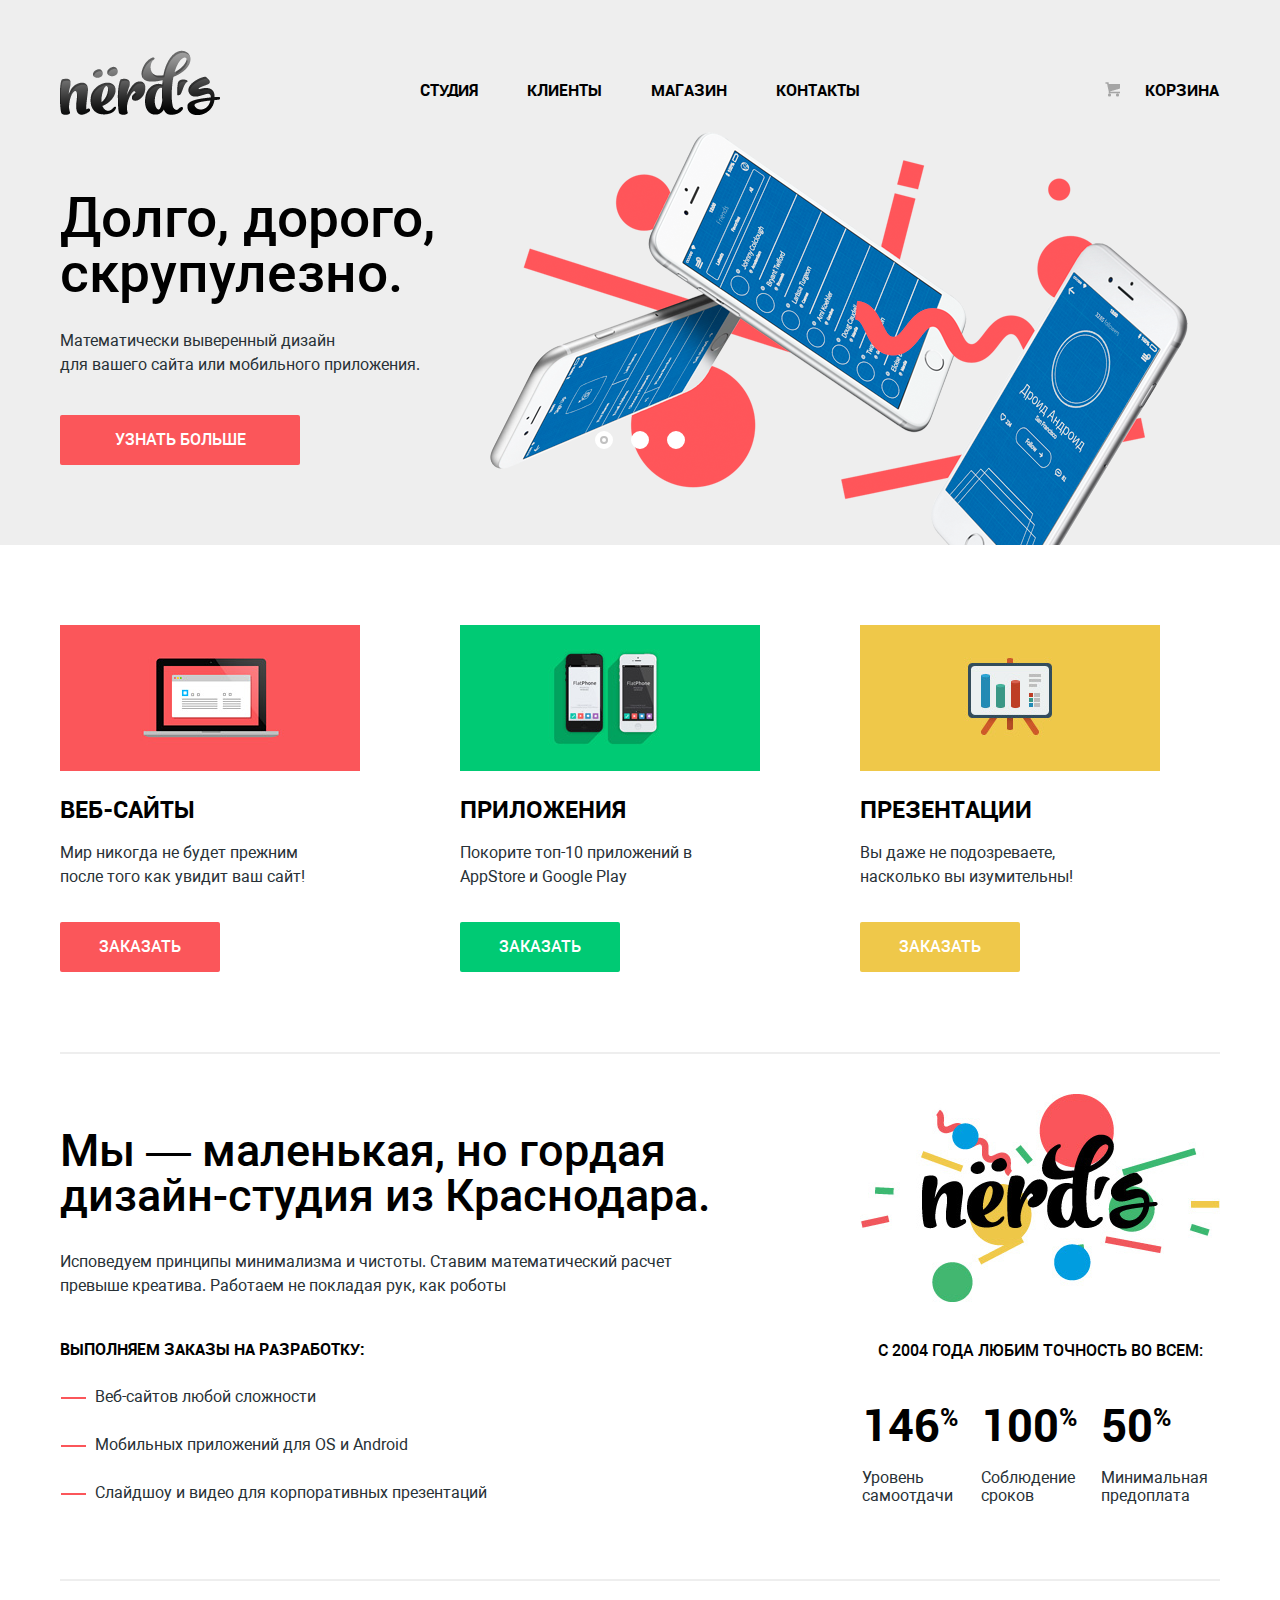
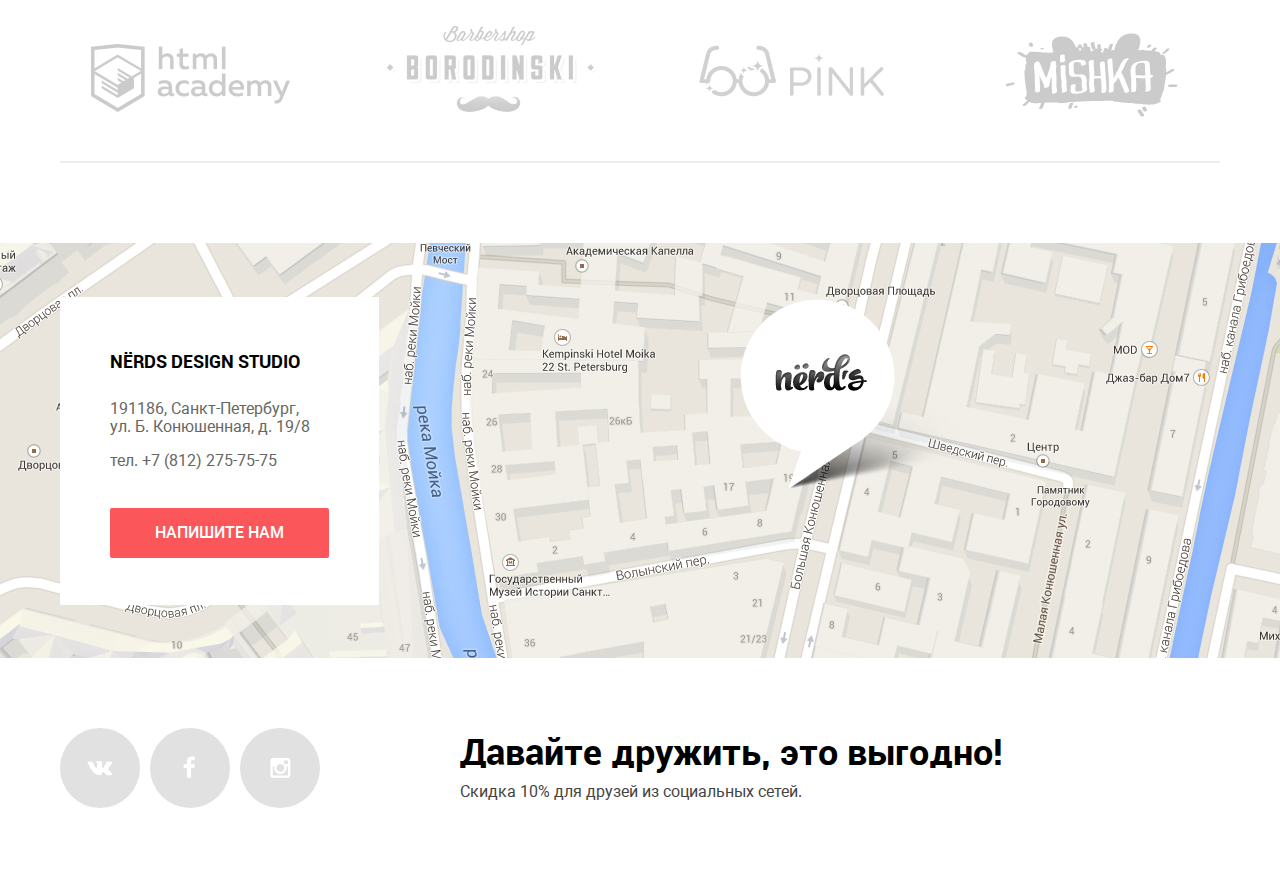
<file: index.html>
<!DOCTYPE html>
<html lang="ru">
  <head>
    <meta charset="utf-8">
    <title>Nerds</title>
    <link rel="stylesheet" href="css/normalize.min.css">
    <link href="https://fonts.googleapis.com/css?family=Roboto:400,500,700&amp;subset=cyrillic" rel="stylesheet">
    <link rel="stylesheet" href="css/style.min.css">
  </head>
  <body>
    <header class="main-header">
      <nav class="main-navigation container">
        <a><img class="index-logo" src="img/nerds-logo.png" width="160" height="65" alt="Логотип Нёрдс"></a>
        <ul class="menu">
          <li>
            <a href="#">Студия</a>
          </li>
          <li>
            <a href="#">Клиенты</a>
          </li>
          <li>
            <a href="catalog.html">Магазин</a>
          </li>
          <li>
            <a href="#">Контакты</a>
          </li>
        </ul>
        <div class="user-block">
          <a class="basket" href="#">Корзина</a>
        </div>
      </nav>
      <div class="slider">
        <input type="radio" id="btn-1" name="toggle" checked>
        <input type="radio" id="btn-2" name="toggle">
        <input type="radio" id="btn-3" name="toggle">
        <div class="slider-controls">
          <label for="btn-1"></label>
          <label for="btn-2"></label>
          <label for="btn-3"></label>
        </div>
        <div class="slides">
          <div class="slide">
            <div class="slide-text">
              <div class="slide-title">Долго, дорого, скрупулезно.</div>
              <p>Математически выверенный дизайн<br>для вашего сайта или мобильного приложения.</p>
              <a class="btn btn-red" href="#">Узнать больше</a>
            </div>
          </div>
          <div class="slide">
            <div class="slide-text">
              <div class="slide-title">Любим математику как никто другой</div>
              <p>Никакого креатива, только математические формулы для расчета идеальных пропорций.</p>
              <a class="btn btn-red" href="#">Узнать больше</a>
            </div>
          </div>
          <div class="slide">
            <div class="slide-text">
              <div class="slide-title">Только ночь, только хардкор</div>
              <p>Работать днем, как все? Мы против этого. Ближе к полуночи работа только начинается.</p>
              <a class="btn btn-red" href="#">Узнать больше</a>
            </div>
          </div>
        </div>
      </div>
    </header>
    <main class="container">
      <div class="advantages">
        <div class="advantage-item">
          <img src="img/advantage1.png" width="300" height="146" alt="Веб-сайты">
          <h2 class="advantage-title">Веб-сайты</h2>
          <p>Мир никогда не будет прежним после того как увидит ваш сайт!</p>
          <a href="#" class="btn btn-red">Заказать</a>
        </div>
        <div class="advantage-item">
          <img src="img/advantage2.png" width="300" height="146" alt="Приложения">
          <h2 class="advantage-title">Приложения</h2>
          <p>Покорите топ-10 приложений в AppStore и Google Play</p>
          <a href="#" class="btn btn-green">Заказать</a>
        </div>
        <div class="advantage-item">
         <img src="img/advantage3.png" width="300" height="146" alt="Презентации">
         <h2 class="advantage-title">Презентации</h2>
         <p>Вы даже не подозреваете, насколько вы изумительны!</p>
         <a href="#" class="btn btn-yellow">Заказать</a>
       </div>
      </div>
      <div class="index-content">
        <div class="index-content-left">
          <b>Мы — маленькая, но гордая дизайн-студия из Краснодара.</b>
          <p>Исповедуем принципы минимализма и чистоты. Ставим математический расчет превыше креатива. Работаем не покладая рук, как роботы</p>
          <div class="worklist">
            <h3 class="worklist-title">Выполняем заказы на разработку:</h3>
            <ul>
              <li>Веб-сайтов любой сложности</li>
              <li>Мобильных приложений для OS и Android</li>
              <li>Cлайдшоу и видео для корпоративных презентаций</li>
            </ul>
          </div>
        </div>
        <div class="index-content-right">
          <div class="color-logo">
           <img src="img/nerds-illustration.jpg" width="360" height="208" alt="Нёрдс - дизайн-студия">
          </div>
          <div class="table-accuracy">
            <p class="table-accuracy-title">С 2004 года любим точность во всем:</p>
            <table>
              <tr>
                <th>146<sup>%</sup></th>
                <th>100<sup>%</sup></th>
                <th>50<sup>%</sup></th>
              </tr>
              <tr>
                <td>Уровень самоотдачи</td>
                <td>Соблюдение сроков</td>
                <td>Минимальная предоплата</td>
              </tr>
            </table>
          </div>
        </div>
      </div>
      <div class="partners">
        <img src="img/logo1.png" width="199" height="68" alt="Логотип HTML-academy">
        <img src="img/logo2.png" width="209" height="90" alt="Логотип Barbershop Borodinski">
        <img src="img/logo3.png" width="185" height="52" alt="Логотип PINK">
        <img src="img/logo4.png" width="173" height="84" alt="Логотип MISHKA">
      </div>
    </main>
    <footer class="main-footer container">
      <div class="map" id="yandex-map"></div>
      <div class="contacts">
        <h2>Nёrds design studio</h2>
        <p>191186, Санкт-Петербург,<br>ул. Б. Конюшенная, д. 19/8</p>
        <p>тел. +7 (812) 275-75-75</p>
        <a href="writeus.html" class="btn btn-red btn-popup">Напишите нам</a>
      </div>
      <div class="footer-bottom">
        <div class="footer-social">
          <a class="social-btn social-btn-vk" href="#">Вконтакте</a>
          <a class="social-btn social-btn-fb" href="#">Фейсбук</a>
          <a class="social-btn social-btn-inst" href="#">Инстаграм</a>
        </div>
        <div class="slogan">
          <b>Давайте дружить, это выгодно!</b>
          <p>Скидка 10% для друзей из социальных сетей.</p>
        </div>
      </div>
    </footer>
    <div class="modal-content">
    <button class="modal-content-close" type="button" title="Закрыть">Закрыть</button>
    <h2 class="modal-content-title">Напишите нам</h2>
    <form action="http://echo.htmlacademy.ru" method="post">
      <div class="personal">
        <label>
          Ваше имя:
          <input type="text" name="name" placeholder="Представьтесь, пожалуйста" required>
        </label>
        <label>
          Ваш e-mail:
          <input type="text" name="email" placeholder="Для отправки ответа" required>
        </label>
        <label class="text-area">
          Текст письма:
          <textarea name="text" rows="4" placeholder="В свободной форме" required></textarea>
        </label>
      </div>
      <button class="btn btn-modal" type="submit">Отправить</button>
    </form>
  </div>
  <div class="modal-overlay"></div>
  <script src="js/script.min.js"></script>
  <script type="text/javascript" charset="utf-8" async src="https://api-maps.yandex.ru/services/constructor/1.0/js/?sid=GaN-H8h0dbtvUCAD8GvfUA0HW6firt44&amp;width=100%25&amp;height=415&amp;id=yandex-map&amp;lang=ru_RU&amp;sourceType=constructor&amp;scroll=true"></script>
</body>
</html>
</file>
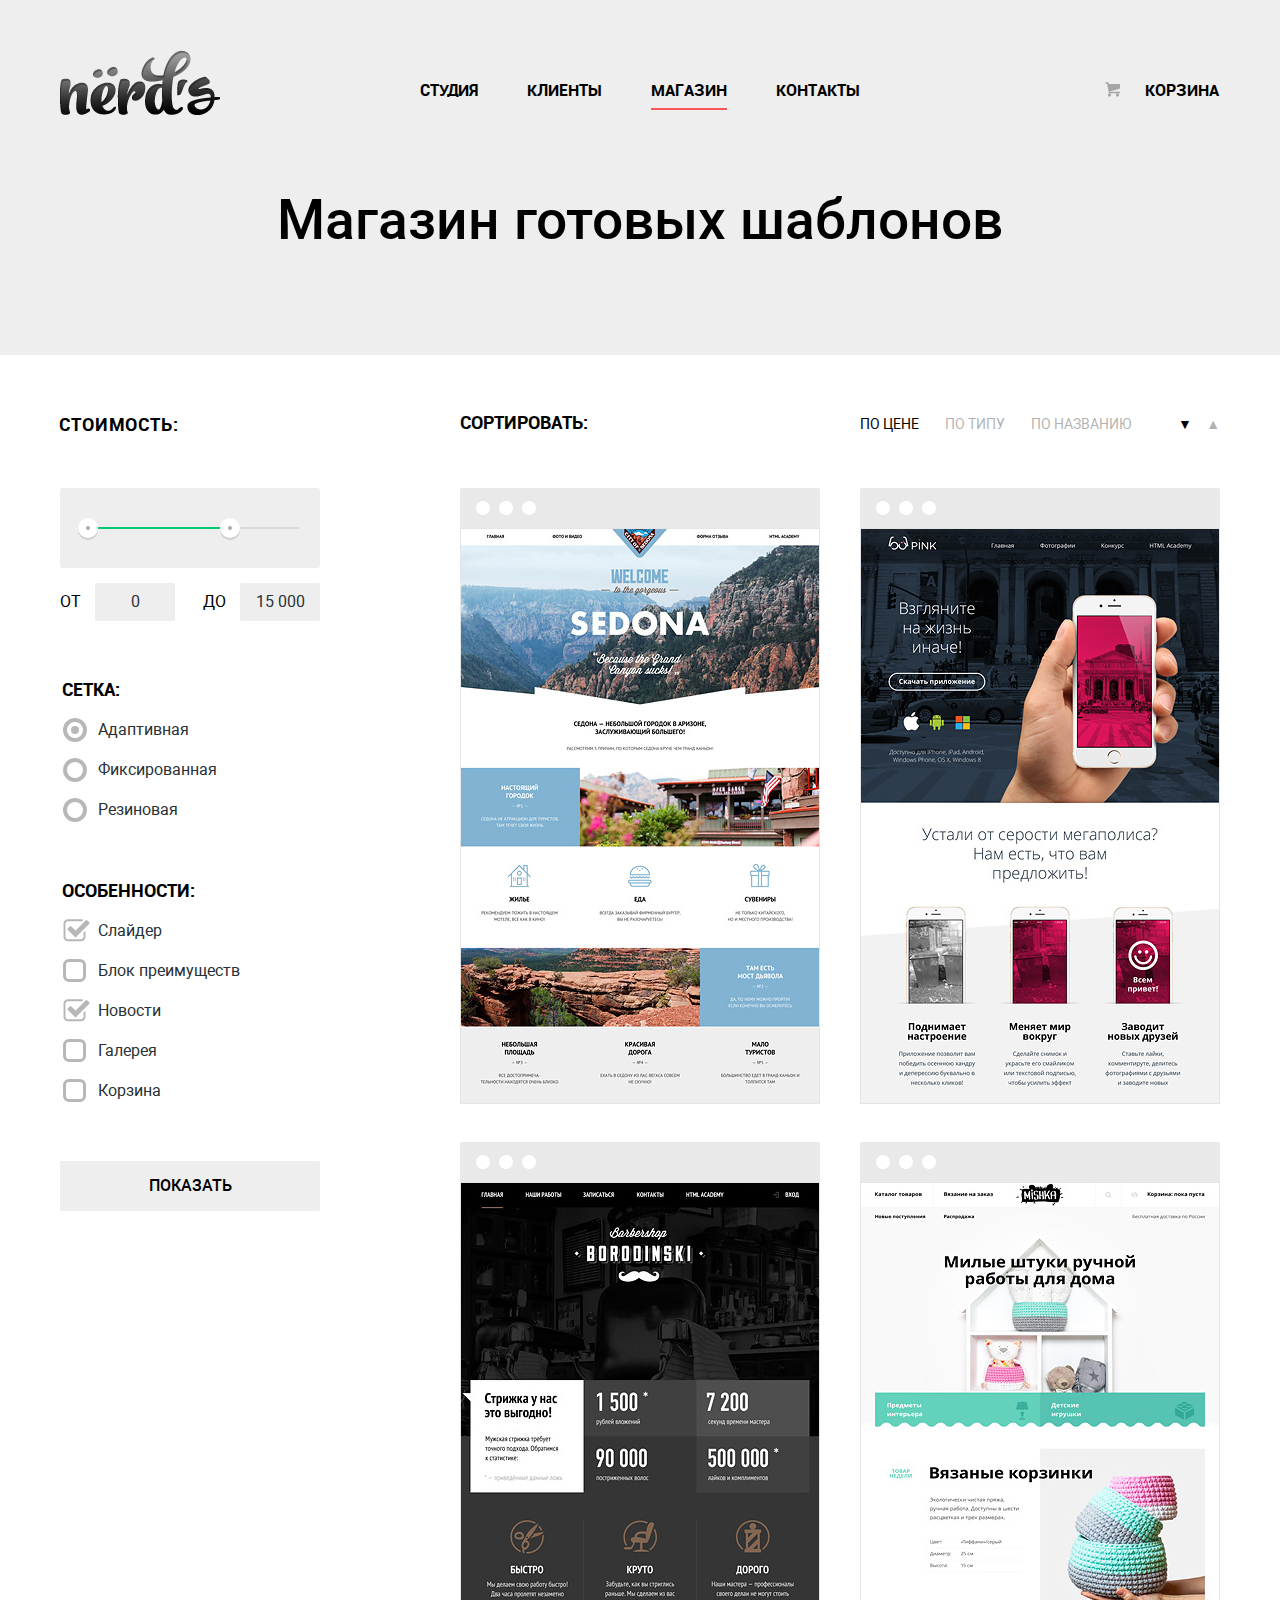
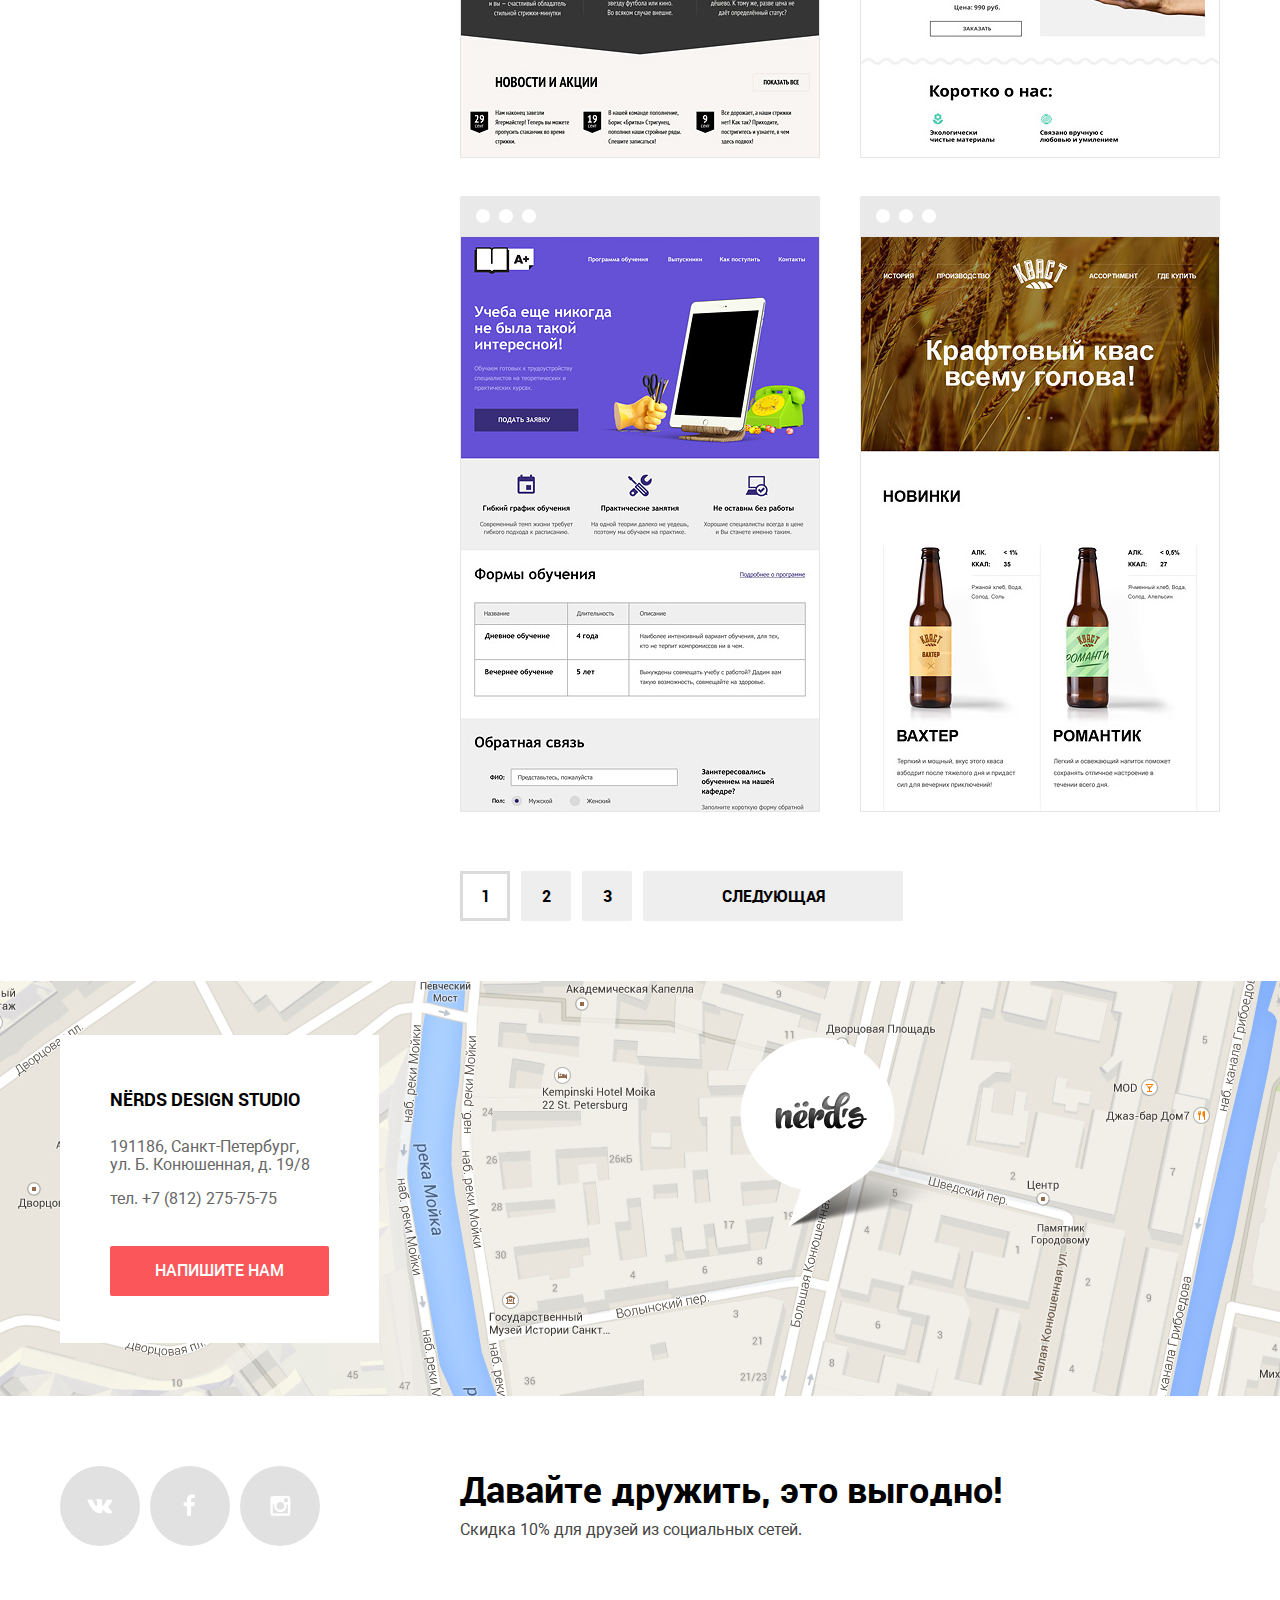
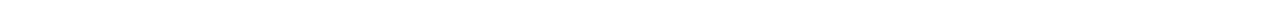
<file: catalog.html>
<!DOCTYPE html>
<html lang="ru">
  <head>
    <meta charset="utf-8">
    <title>Нёрдс. Каталог</title>
    <link rel="stylesheet" href="css/normalize.min.css">
    <link href="https://fonts.googleapis.com/css?family=Roboto:400,500,700&amp;subset=cyrillic" rel="stylesheet">
    <link rel="stylesheet" href="css/style.min.css">
  </head>
  <body>
    <header class="catalog-header">
      <nav class="main-navigation container">
        <a href="index.html"><img class="index-logo" src="img/nerds-logo.png" width="160" height="65" alt="Логотип Нёрдс"></a>
        <ul class="menu">
          <li>
            <a href="#">Студия</a>
          </li>
          <li>
            <a href="#">Клиенты</a>
          </li>
          <li class="active-page">
            <a>Магазин</a>
          </li>
          <li>
            <a href="#">Контакты</a>
          </li>
        </ul>
        <div class="user-block">
          <a class="basket" href="#">Корзина</a>
        </div>
      </nav>
      <h1>Магазин готовых шаблонов</h1>
    </header>
    <main class="container">
      <div class="catalog">
        <aside class="sidebar">
          <form class="sidebar-form" action="form.php" method="get">
            <div class="range-filter">
              <h2 class="filter-title">Стоимость:</h2>
              <div class="range-controls">
                <div class="scale">
                  <div class="bar" style="margin-left: 0%; width: 70%"></div>
                </div>
                <div class="toggle toggle-min"></div>
                <div class="toggle toggle-max"></div>
              </div>
              <div class="price-controls">
                <label class="min-price">от <input name="min-price" type="text" value="0"></label>
                <label class="max-price">до   <input name="max-price" type="text" value="15 000"></label>
              </div>
            </div>
            <fieldset class="network">
              <legend class="legend-network legend">Сетка:</legend>
              <ul>
                <li>
                  <input type="radio" id="rb1" name="network" value="Слайдер" checked>
                  <label class="radio" for="rb1">Адаптивная</label>
                </li>
                <li>
                  <input type="radio" id="rb2" name="network" value="Фиксированная">
                  <label class="radio" for="rb2">Фиксированная</label>
                </li>
                <li>
                  <input type="radio" id="rb3" name="network" value="Резиновая">
                  <label class="radio" for="rb3">Резиновая</label>
                </li>
              </ul>
            </fieldset>
            <fieldset class="features">
              <legend class="legend-features legend">Особенности:</legend>
              <ul>
                <li>
                  <input type="checkbox" id="ch1" name="slider" value="Слайдер" checked>
                  <label class="feature-checkbox" for="ch1">Слайдер</label>
                </li>
                <li>
                  <input type="checkbox" id="ch2" name="advantages" value="Блок преимуществ">
                  <label class="feature-checkbox" for="ch2">Блок преимуществ</label>
                </li>
                <li>
                  <input type="checkbox" id="ch3" name="news" value="Новости" checked>
                  <label class="feature-checkbox"  for="ch3">Новости</label>
                </li>
                <li>
                  <input type="checkbox" id="ch4" name="gallery" value="Галерея">
                  <label class="feature-checkbox" for="ch4">Галерея</label>
                </li>
                <li>
                  <input type="checkbox" id="ch5" name="recycle" value="Корзина">
                  <label class="feature-checkbox" for="ch5">Корзина</label>
                </li>
              </ul>
            </fieldset>
            <a class="btn btn-form" href="#">Показать</a>
          </form>
        </aside>
        <div class="main-catalog">
           <div class="sorting">
             <div class="sorting-title">Сортировать:
             </div>
             <div class="sorting-filter">
               <ul class="main-sorting">
                 <li>
                   <a href="#" class="actived">По цене</a>
                 </li>
                 <li>
                   <a href="#">По типу</a>
                 </li>
                 <li>
                   <a href="#">По названию</a>
                 </li>
               </ul>
               <ul class="symbol-point">
                 <li>
                   <a href="#" class="actived">&#9660;</a>
                 </li>
                 <li>
                   <a href="#">&#9650;</a>
                 </li>
               </ul>
             </div>
           </div>
           <div class="products">

             <div class="item">
               <img src="img/img-sedona.jpg" width="360" height="576" alt="Sedona">
               <div class="item-info">
                 <a href="sedona.html" class="item-name"><h2>Sedona</h2></a>
                 <p class="item-description-short">Информационный сайт для туристов</p>
                 <a href="#" class="btn btn-red">9 900 руб.</a>
               </div>
             </div>

             <div class="item">
               <img src="img/img-pink.jpg" width="360" height="576" alt="Pink App">
               <div class="item-info">
                 <a href="pinkapp.html" class="item-name"><h2>Pink app</h2></a>
                 <p class="item-description-long">Продуктовый лэндинг приложения для iOS и Android</p>
                 <a href="#" class="btn btn-red">9 900 руб.</a>
               </div>
             </div>

             <div class="item">
               <img src="img/img-barbershop.jpg" width="360" height="576" alt="Barbershop">
               <div class="item-info">
                 <a href="barbershop.html" class="item-name"><h2>Barbershop</h2></a>
                 <p class="item-description-short">Сайт салона красоты. Для мужчин, да.</p>
                 <a href="#" class="btn btn-red">9 900 руб.</a>
               </div>
             </div>

             <div class="item">
               <img src="img/img-mishka.jpg" width="360" height="576" alt="Mishka">
               <div class="item-info">
                 <a href="mishka.html" class="item-name"><h2>Mishka</h2></a>
                 <p class="item-description-short">Интернет-магазин вязанных игрушек</p>
                 <a href="#" class="btn btn-red">9 900 руб.</a>
               </div>
             </div>

             <div class="item">
               <img src="img/img-aplus.jpg" width="360" height="576" alt="A Plus">
               <div class="item-info">
                 <a href="aplus.html" class="item-name"><h2>A plus</h2></a>
                 <p class="item-description-long">Лендинг курсов повышения квалификации</p>
                 <a href="#" class="btn btn-red">9 900 руб.</a>
               </div>
             </div>

             <div class="item">
               <img src="img/img-kvast.jpg" width="360" height="576" alt="Кваст">
               <div class="item-info">
                 <a href="kvast.html" class="item-name"><h2>Кваст</h2></a>
                 <p class="item-description-long">Промо-сайт производителя крафтового кваса</p>
                 <a href="#" class="btn btn-red">9 900 руб.</a>
               </div>
             </div>

           </div>

           <div class="pagenation">
             <ul>
               <li class="current">
                 <span>1</span>
               </li>
               <li>
                 <a href="#">2</a>
               </li>
               <li>
                 <a href="#">3</a>
               </li>
               <li>
                 <a href="#">Следующая</a>
               </li>
             </ul>
           </div>
         </div>
       </div>
     </main>
     <footer class="main-footer container">
       <div class="map" id="yandex-map"></div>
       <div class="contacts">
         <h2>Nёrds design studio</h2>
         <p>191186, Санкт-Петербург,<br>ул. Б. Конюшенная, д. 19/8</p>
         <p>тел. +7 (812) 275-75-75</p>
         <a href="writeus.html" class="btn btn-red btn-popup">Напишите нам</a>
       </div>
       <div class="footer-bottom">
         <div class="footer-social">
           <a class="social-btn social-btn-vk" href="#">Вконтакте</a>
           <a class="social-btn social-btn-fb" href="#">Фейсбук</a>
           <a class="social-btn social-btn-inst" href="#">Инстаграм</a>
         </div>
         <div class="slogan">
           <b>Давайте дружить, это выгодно!</b>
           <p>Скидка 10% для друзей из социальных сетей.</p>
         </div>
       </div>
     </footer>
     <div class="modal-content">
     <button class="modal-content-close" type="button" title="Закрыть">Закрыть</button>
     <h2 class="modal-content-title">Напишите нам</h2>
     <form action="http://echo.htmlacademy.ru" method="post">
       <div class="personal">
         <label>
           Ваше имя:
           <input type="text" name="name" placeholder="Представьтесь, пожалуйста" required>
         </label>
         <label>
           Ваш e-mail:
           <input type="text" name="email" placeholder="Для отправки ответа" required>
         </label>
         <label class="text-area">
           Текст письма:
           <textarea name="text" rows="4" placeholder="В свободной форме" required></textarea>
         </label>
       </div>
       <button class="btn btn-modal" type="submit">Отправить</button>
     </form>
   </div>
   <div class="modal-overlay"></div>
   <script src="js/script.min.js"></script>
   <script type="text/javascript" charset="utf-8" async src="https://api-maps.yandex.ru/services/constructor/1.0/js/?sid=GaN-H8h0dbtvUCAD8GvfUA0HW6firt44&amp;width=100%25&amp;height=415&amp;id=yandex-map&amp;lang=ru_RU&amp;sourceType=constructor&amp;scroll=true"></script>
 </body>
</html>
</file>
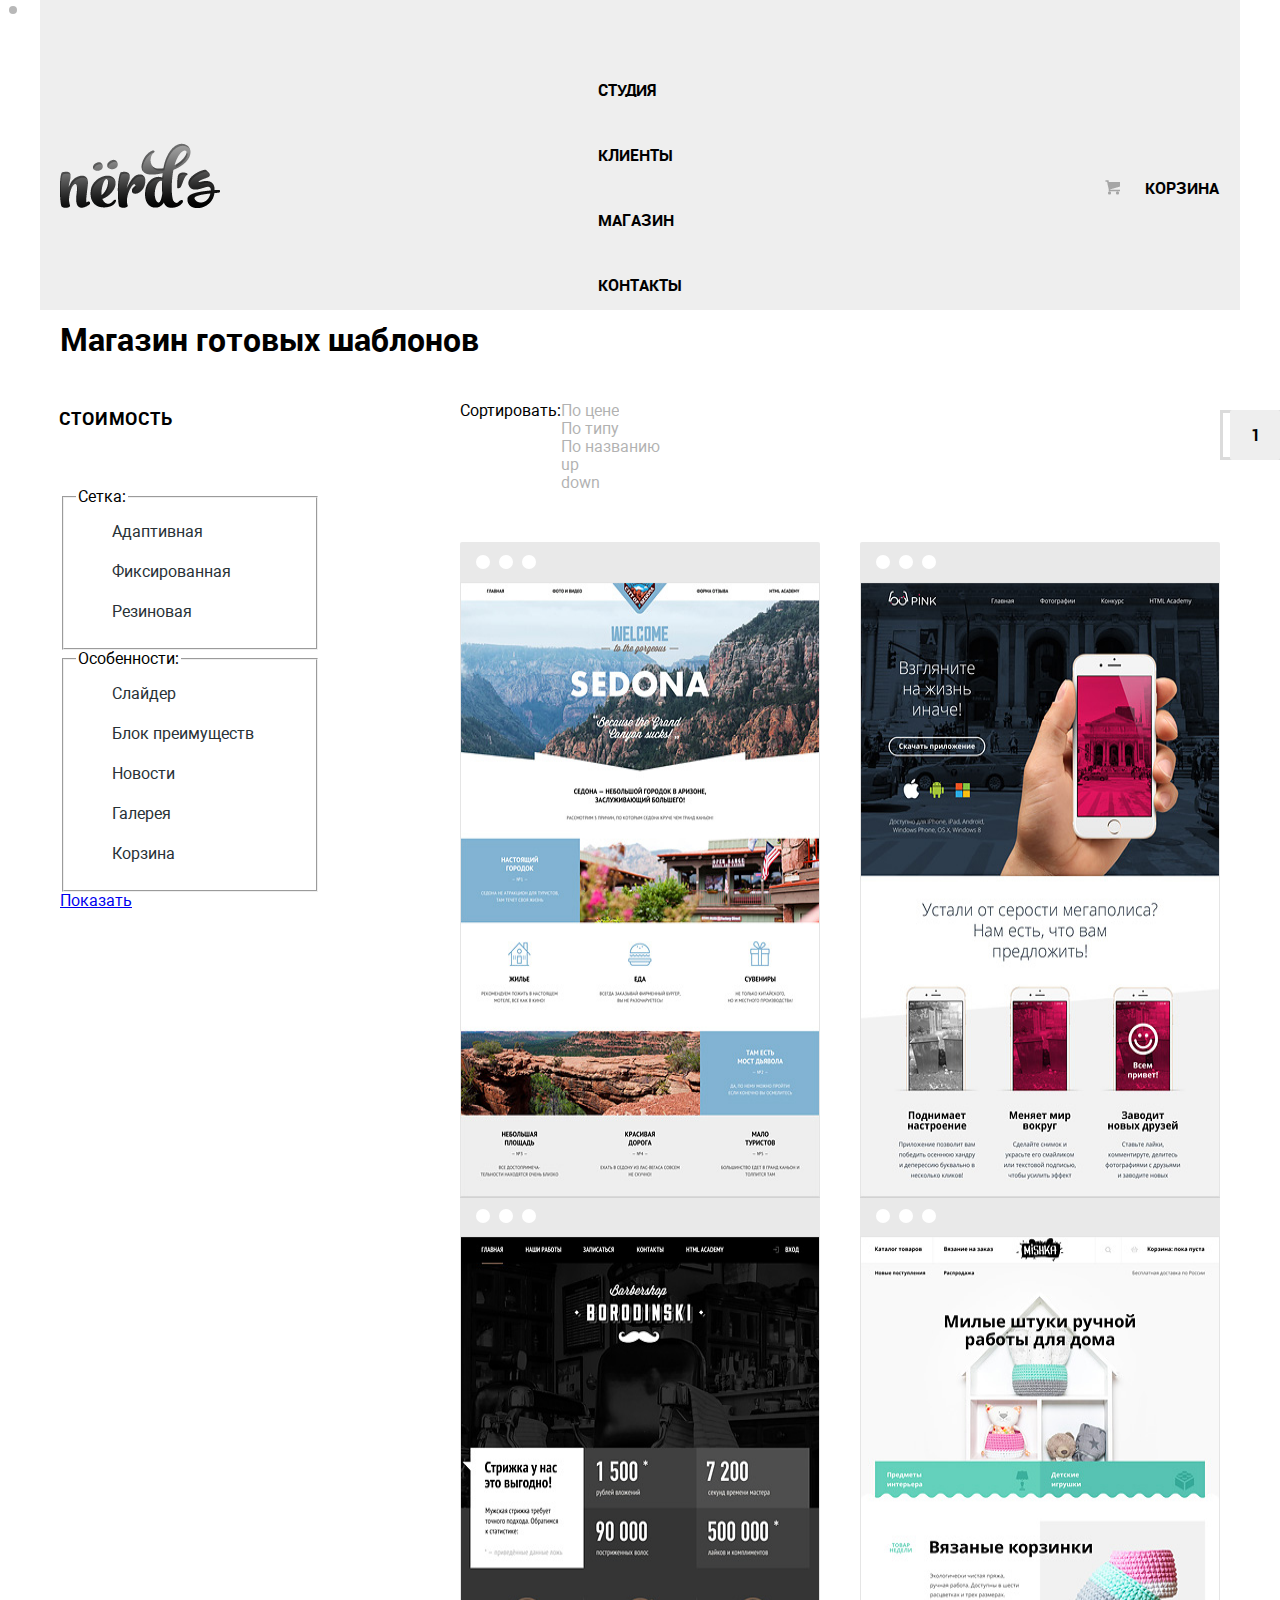
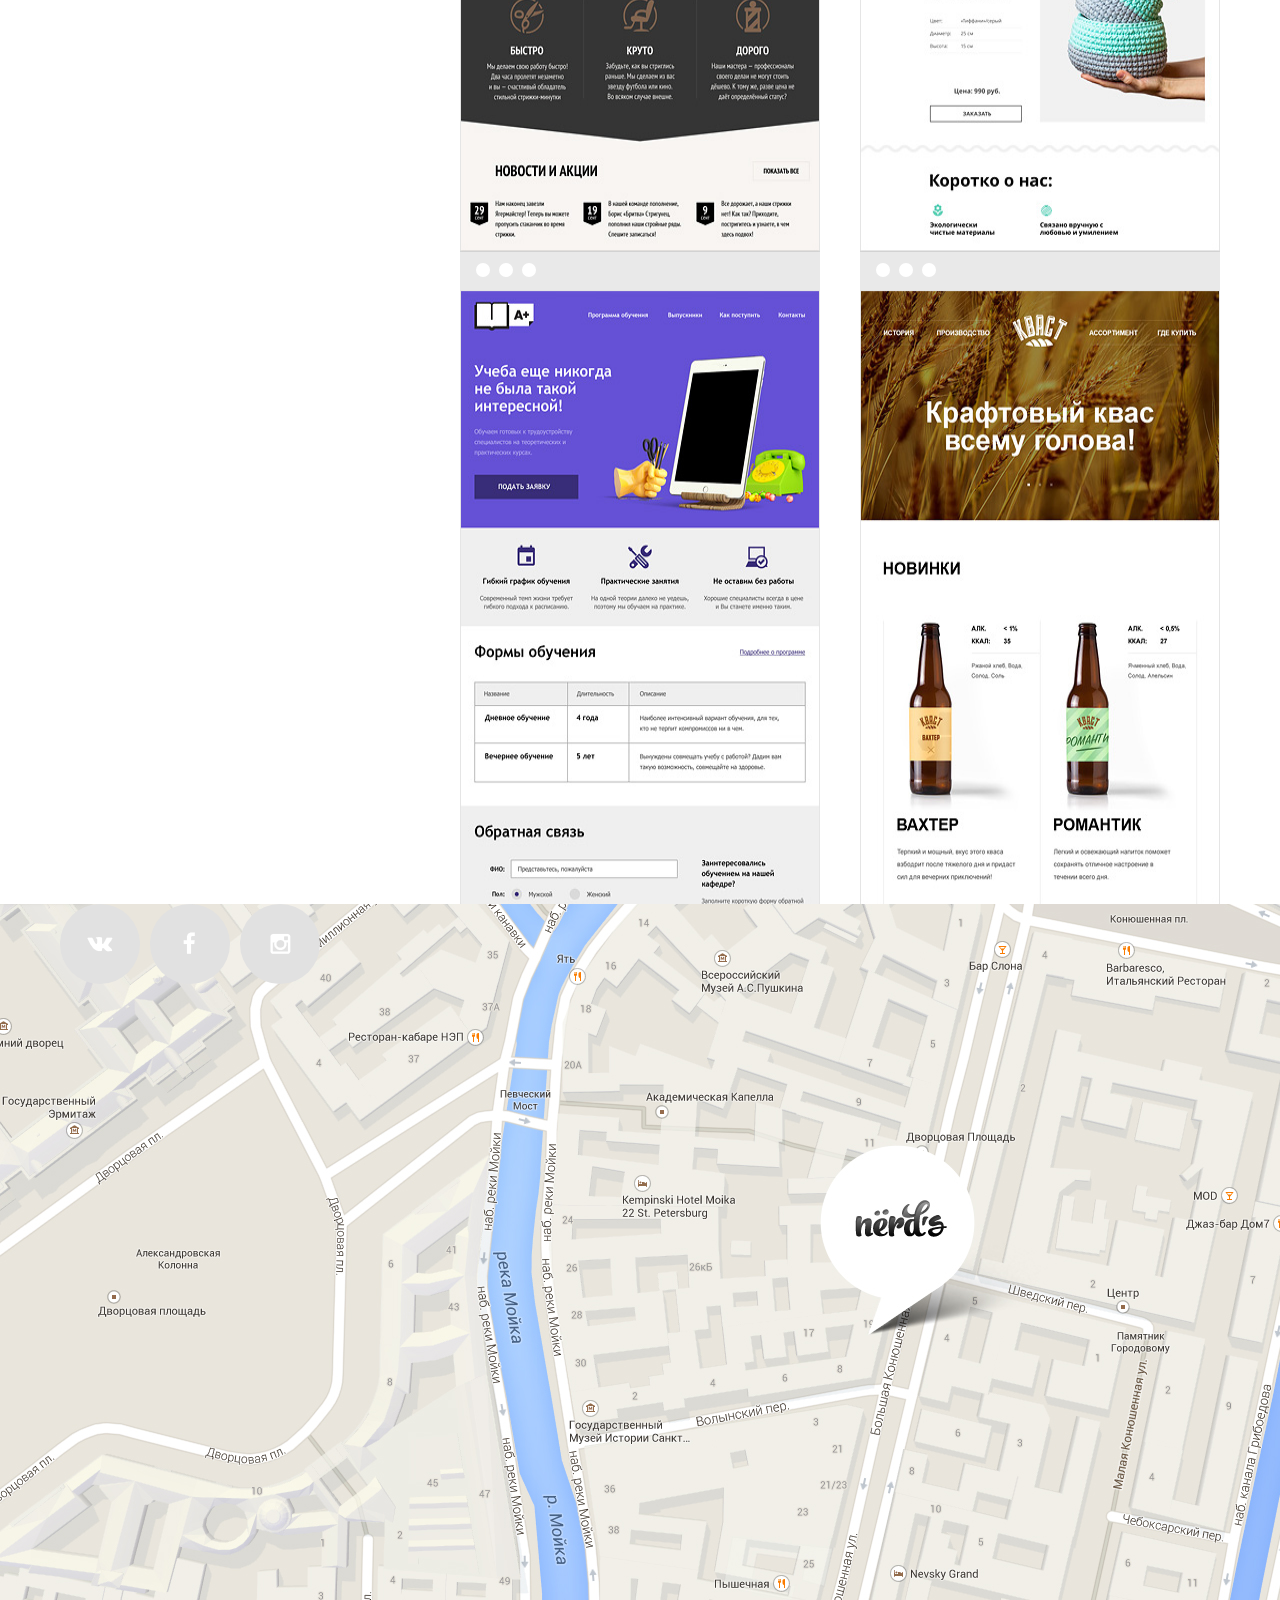
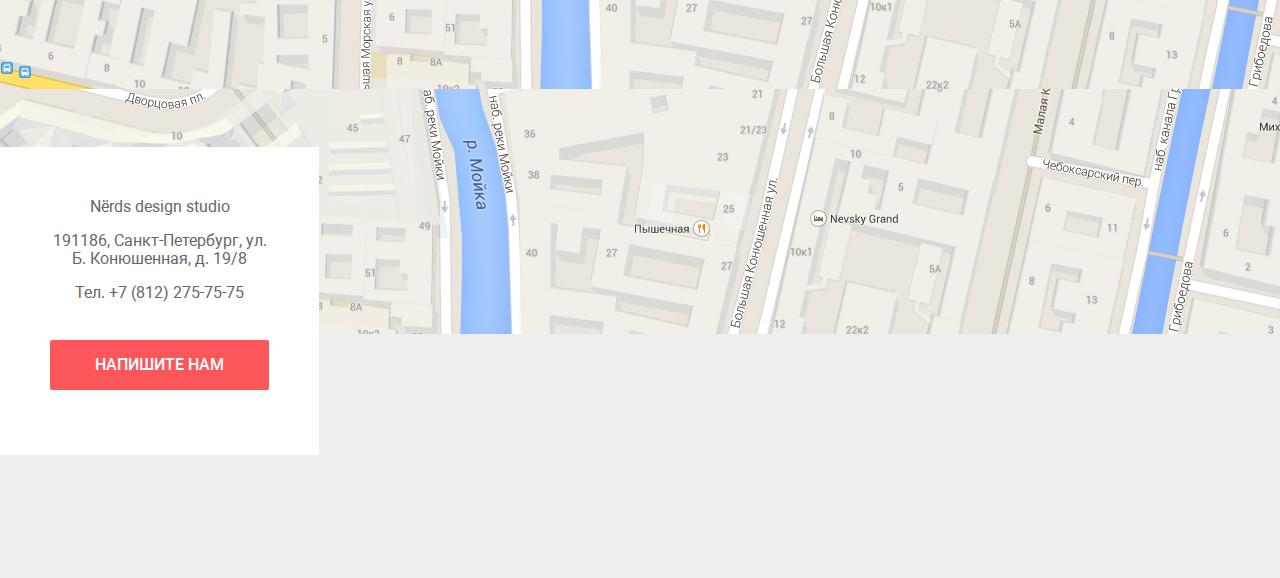
<file: inner.html>
<!DOCTYPE html>
<html lang="ru">
  <head>
    <meta charset="utf-8">
    <title>Нёрдс. Каталог</title>
    <link href="css/style.css" rel="stylesheet">
  </head>
  <body>
    <header class="main-header container">
      <nav class="main-navigation">
        <a><img src="img/nerds-logo.png" width="160" height="65" alt="Логотип Нёрдс"></a>
        <ul>
          <li>
            <a href="#">Студия</a>
          </li>
          <li>
            <a href="#">Клиенты</a>
          </li>
          <li>
            <a href="#">Магазин</a>
          </li>
          <li>
            <a href="#">Контакты</a>
          </li>
        </ul>
        <div class="user-block">
          <a class="basket" href="#">Корзина</a>
        </div>
      </nav>
    </header>
    <main class="container">
      <h1>Магазин готовых шаблонов</h1>
      <div class="catalog">
        <aside class="sidebar">
          <form action="#" method="get">
            <div class="range-filter">
              <h2 class="filter-title">Стоимость</h2>
                <!--не знаю пока как сделать-->
            </div>
            <fieldset class="network">
              <legend class="legend-network legend">Сетка:</legend>
              <ul>
                <li>
                  <input type="radio" id="rb1" name="network" value="Слайдер" checked>
                  <label for="rb1">Адаптивная</label>
                </li>
                <li>
                  <input type="radio" id="rb2" name="network" value="Фиксированная">
                  <label for="rb2">Фиксированная</label>
                </li>
                <li>
                  <input type="radio" id="rb3" name="network" value="Резиновая">
                  <label for="rb3">Резиновая</label>
                </li>
              </ul>
            </fieldset>
            <fieldset class="features">
              <legend class="legend-features legend">Особенности:</legend>
              <ul>
                <li>
                  <input type="checkbox" id="ch1" name="slider" value="Слайдер" checked>
                  <label for="ch1">Слайдер</label>
                </li>
                <li>
                  <input type="checkbox" id="ch2" name="advantages" value="Блок преимуществ">
                  <label for="ch2">Блок преимуществ</label>
                </li>
                <li>
                  <input type="checkbox" id="ch3" name="news" value="Новости" checked>
                  <label for="ch3">Новости</label>
                </li>
                <li>
                  <input type="checkbox" id="ch4" name="gallery" value="Галерея">
                  <label for="ch4">Галерея</label>
                </li>
                <li>
                  <input type="checkbox" id="ch5" name="recycle" value="Корзина">
                  <label for="ch5">Корзина</label>
                </li>
              </ul>
            </fieldset>
            <a href="#">Показать</a>
          </form>
        </aside>
        <div class="main-catalog">
           <div class="sorting">
             <div class="sorting_title">Сортировать:
             </div>
             <ul class="sorting_filter">
               <li class="active">
                 <a href="#" class="active">По цене</a>
               </li>
               <li>
                 <a href="#">По типу</a>
               </li>
               <li>
                 <a href="#">По названию</a>
               </li>
               <li class="symbol-point">
                 <a href="#" class="symbol-link active">up</a>
               </li>
               <li class="symbol-point">
                 <a href="#" class="symbol-link">down</a>
               </li>
             </ul>
           </div>
           <div class="products">

             <div class="item">
               <img src="img/img-sedona.jpg" width="360" height="616" alt="Sedona">
               <div class="item-info">
                 <p class="item-name">Sedona</p>
                 <p class="item-description">Информационный сайт для туристов</p>
                 <a href="#" class="btn btn-red">9 900 РУБ.</a>
               </div>
             </div>

             <div class="item">
               <img src="img/img-pink.jpg" width="360" height="616" alt="Pink App">
               <div class="item-info">
                 <p class="item-name">Pink app</p>
                 <p class="item-description">Продуктовый лэндинг<br>
                 приложения для iOS и Android</p>
                 <a href="#" class="btn btn-red">9 900 РУБ.</a>
               </div>
             </div>

             <div class="item">
               <img src="img/img-barbershop.jpg" width="360" height="616" alt="Barbershop">
               <div class="item-info">
                 <p class="item-name">Barbershop</p>
                 <p class="item-description">Сайт салона красоты<br>
                 Для мужчин, да.</p>
                 <a href="#" class="btn btn-red">9 900 РУБ.</a>
               </div>
             </div>

             <div class="item">
               <img src="img/img-mishka.jpg" width="360" height="616" alt="Mishka">
               <div class="item-info">
                 <p class="item-name">Mishka</p>
                 <p class="item-description">Интернет-магазин вязанных игрушек</p>
                 <a href="#" class="btn btn-red">9 900 РУБ.</a>
               </div>
             </div>

             <div class="item">
               <img src="img/img-aplus.jpg" width="360" height="616" alt="A Plus">
               <div class="item-info">
                 <p class="item-name">A plus</p>
                 <p class="item-description">Лендинг курсов повышения квалификации</p>
                 <a href="#" class="btn btn-red">9 900 РУБ.</a>
               </div>
             </div>

             <div class="item">
               <img src="img/img-kvast.jpg" width="360" height="616" alt="Кваст">
               <div class="item-info">
                 <p class="item-name">Кваст</p>
                 <p class="item-description">Промо-сайт производителя крафтового кваса</p>
                 <a href="#" class="btn btn-red">9 900 РУБ.</a>
               </div>
             </div>

           </div>
         </div>
         <div class="pagenation">
           <ul>
             <li class="current">
               <a href="#">1</a>
             </li>
             <li>
               <a href="#">2</a>
             </li>
             <li>
               <a href="#">3</a>
             </li>
             <li>
               <a href="#">Следующая</a>
             </li>
           </ul>
         </div>
       </div>
     </main>
     <footer class="main-footer container">
       <div class="map">
         <div class="map-img">
           <img src="img/map.jpg" width="1440" height="785" alt="Карта">
         </div>
         <div class="contacts">
           <p class="contacts-title">Nёrds design studio</p>
           <p>191186, Санкт-Петербург, ул. Б. Конюшенная, д. 19/8</p>
           <p>Тел. +7 (812) 275-75-75</p>
           <a href="#" class="btn btn-red">Напишите нам</a>
         </div>
       </div>
       <div class="footer-bottom">
         <div class="footer-social">
           <a class="social-btn social-btn-vk" href="#">Вконтакте</a>
           <a class="social-btn social-btn-fb" href="#">Фейсбук</a>
           <a class="social-btn social-btn-inst" href="#">Инстаграм</a>
         </div>
         <div class="slogan">
           <h2>Давайте дружить, это выгодно!</h2>
           <p>Скидка 10% для друзей из социальных сетей.</p>
         </div>
       </div>
     </footer>
  </body>
</html>
</file>
<file: css/style.css>
@font-face {
  font-family: 'Roboto';
  font-style: normal;
  font-weight: 400;
  src: url('../fonts/roboto.woff2') format('woff2'), url('../fonts/roboto.woff') format('woff');
}

@font-face {
  font-family: 'Roboto';
  font-style: normal;
  font-weight: 500;
  src: url('../fonts/robotomedium.woff2') format('woff2'), url('../fonts/robotomedium.woff') format('woff');
}

@font-face {
  font-family: 'Roboto';
  font-style: normal;
  font-weight: 700;
  src: url('../fonts/robotobold.woff2') format('woff2'), url('../fonts/robotobold.woff') format('woff');
}

html,body{
    margin:0;
    padding:0;
}

body {
  min-width: 1200px;
  font-family: "Roboto", "Arial", sans-serif;
  font-size: 16px;
  line-height: 18px;
  color: #000000;
  font-weight: normal;
}


.advantage-title {
  font-size: 24px;
  line-height: 30px;
  text-transform: uppercase;
  font-weight: 700;
  color: #000000;
  margin-bottom: 0;
}

.advantage-item p{
  font-size: 16px;
  line-height: 24px;
  color: #283136;
  width: 270px;
  margin-bottom: 0;
}

.contacts p {
  font-size: 16px;
  line-height: 18px;
  font-weight: 400;
  color: #666666;
}

.contacts h2 {
  font-size: 18px;
  line-height: 30px;
  text-transform: uppercase;
  font-weight: 700;
  color: #000000;
  margin-bottom: 23px;
}

.container {
  width: 1160px;
  margin: 0px auto;
  padding: 0px 20px;
}

.main-header,
.catalog-header {
  padding-top: 50px;
  background:#eeeeee;
  color: #000000;
  font-size: 16px;
  line-height: 30px;
}


.main-navigation {
  font-family: "Roboto", "Arial", sans-serif;
  font-size: 16px;
  line-height: 30px;
  color: #000000;
  text-transform: uppercase;
  font-weight: 700;
  display: -webkit-box;
  display: -ms-flexbox;
  display: flex;
  -webkit-box-pack: justify;
      -ms-flex-pack: justify;
          justify-content: space-between;
  -webkit-box-align: center;
      -ms-flex-align: center;
          align-items: center;

}

.main-navigation a {
  color: #000000;
  text-decoration: none;
}

.main-navigation ul{
  margin: 0 auto;
  padding: 0 0;
  -webkit-box-pack: justify;
      -ms-flex-pack: justify;
          justify-content: space-between;
  list-style: none;
  -webkit-box-align: center;
      -ms-flex-align: center;
          align-items: center;
}

.main-navigation li{
  height: 50px;
  padding-top: 15px;
  display: -webkit-box;
  display: -ms-flexbox;
  display: flex;
  -webkit-box-align: center;
      -ms-flex-align: center;
          align-items: center;
  margin-right: auto;
  margin-left: auto;
  padding-left: 10px;
  padding-right: 10px;
}



.main-navigation a:hover {
  color: #fb565a;
}

.main-navigation a:active {
  color: #000000;
  opacity: 0.3;
}


.active-page {
    position: relative;
}
.active-page::after {
    position: absolute;
    content: "";
    height: 2px;
    left: 10px;
    right: 10px;
    bottom: 5px;
    background-color: #fb565a;
}


.index-logo {
  width: 160px;
  height: 65px;
  vertical-align: middle;
  cursor: pointer;
}

.index-logo:hover {
  opacity: 0.8;
}

.index-logo:active {
  opacity: 0.3;
}

.user-block {
  position: relative;
  width: 75px;
  margin-top: 15px;
  height: 50px;
  padding-left: 85px;
  font-size: 16px;
  line-height: 30px;
  color: #000000;
  text-transform: uppercase;
  font-weight: 700;
  text-align: right;
  display: -webkit-box;
  display: -ms-flexbox;
  display: flex;
  -webkit-box-align: center;
      -ms-flex-align: center;
          align-items: center;
}

.user-block::before {
  content: "";
  position: absolute;
  top: 17px;
  left: 45px;
  width: 23px;
  height: 23px;
  color: #000000;
  opacity: 0.3;
  background: #eeeeee url("../img/sprite.png") no-repeat;
  background-position: -5px -5px;
}

.menu {
  font-size: 16px;
  line-height: 30px;
  color: #000000;
  text-transform: uppercase;
  display: -webkit-box;
  display: -ms-flexbox;
  display: flex;
  max-width: 600px;
  min-width: 490px;
  -ms-flex-wrap: wrap;
      flex-wrap: wrap;
  margin-left: auto;
  margin-right: auto;
}

/*--------------------------------слайдер-------------------------*/
.slider{
    position:relative;
    width:1160px;
    min-height:430px;
    margin:0 auto;
}

.slider input[type=radio] {
    position:absolute;
    opacity:0;
}

.slider-controls{
    position:absolute;
    bottom:96px;
    left:50%;
    width:200px;
    height:18px;
    margin-left:-100px;
    text-align:center;
    z-index:1000;
}

.slider-controls label{
    position: relative;
    display:inline-block;
    width: 8px;
    height: 8px;
    margin:0 7px;
    background:white;
    vertical-align:top;
    border: 5px solid white;
    border-radius:50%;
    cursor:pointer;
}

.slider-controls label::after {
  content: '';
  position: absolute;
  left: 0px;
  width: 4px;
  height: 4px;
  border-radius: 50%;
  background-color: white;
  border: 2px solid #c1c1c1;
  display: none;
}


#btn-1:checked ~ .slider-controls label[for="btn-1"]::after,
#btn-2:checked ~ .slider-controls label[for="btn-2"]::after,
#btn-3:checked ~ .slider-controls label[for="btn-3"]::after{
  display: block;
}

.slide{
    position:relative;
    top:0;
    left:0;
    width:100%;
    min-height: 430px;
}

.slide-text{
    width:520px;
    font-size:16px;
    line-height: 24px;
    font-weight:400;
    color: #283136;
    min-height: 350px;
    padding-bottom: 80px;
}


.slide-title{
    font-size:55px;
    line-height: 55px;
    font-weight:500;
    color: #000000;
    margin-bottom: 28px;
    padding-top: 76px;
}

.slide-text p {
    width:412px;
}


.slide:nth-child(3) p{
    width:350px;
}


.slide:nth-child(1){
    background-image:url('../img/slider-bg.png');
    background-repeat:no-repeat;
    background-position: 430px 17px;

}

.slide:nth-child(2){
    background-image:url('../img/slider-bg-2.png');
    background-repeat:no-repeat;
    background-position: 100% 0px;
}

.slide:nth-child(3){
    background-image:url('../img/slider-bg-3.png');
    background-repeat:no-repeat;
    background-position:100% 19px;
}

.slide{
    display:none;
}

#btn-1:checked ~ .slides .slide:nth-child(1) {
    display: block;
}

#btn-2:checked ~ .slides .slide:nth-child(2) {
    display: block;
}

#btn-3:checked ~ .slides .slide:nth-child(3) {
    display: block;
}

/*конец слайдера*/

.advantages {
  display: -webkit-box;
  display: -ms-flexbox;
  display: flex;
  -webkit-box-pack: justify;
      -ms-flex-pack: justify;
          justify-content: space-between;
  padding-bottom: 80px;
  margin-top: 80px;
  border-bottom: 2px solid #eeeeee;
}

.advantage-item {
  width: 300px;
  margin-right: 100px;
}

.advantage-item:last-child {
  margin-right: 60px;
}

.index-content {
  display: -webkit-box;
  display: -ms-flexbox;
  display: flex;
  -webkit-box-pack: justify;
      -ms-flex-pack: justify;
          justify-content: space-between;
  height: 465px;
  padding-bottom: 60px;
}

.index-content-left {
  width: 660px;
  margin-top: 74px;
  display: -webkit-box;
  display: -ms-flexbox;
  display: flex;
  -ms-flex-wrap: wrap;
      flex-wrap: wrap;
}

.index-content-left b {
  font-family: "Roboto", "Arial", sans-serif;
  font-size: 45px;
  line-height: 45px;
  font-weight: 500;
  margin-bottom: 16px;
}

.index-content-left p {
  font-size: 16px;
  line-height: 24px;
  color: #283136;
  margin-bottom: 23px;
}


.worklist-title {
  font-size: 16px;
  line-height: 24px;
  color: #000000;
  font-weight: bold;
  text-transform: uppercase;
  margin-bottom: 0;
}


.worklist ul {
  list-style: none;
  padding-left: 0;
}

.worklist li {
  font-size: 16px;
  line-height: 24px;
  color: #283136;
  position: relative;
  padding-left: 35px;
  padding-bottom: 16px;
  padding-top: 8px;
}


.worklist li::before {
  content: '';
  position: absolute;
  width: 25px;
  height: 2px;
  left: 1px;
  bottom: 26px;
  background-color: #fb565a;
}

.table-accuracy-title {
  font-size: 16px;
  line-height: 24px;
  text-transform: uppercase;
  font-weight: 500;
  color: #000000;
  text-align: center;
  margin-top: 33px;
}

.table-accuracy th {
  width: 33%;
  font-size: 45px;
  line-height: 10.06px;
  text-transform: uppercase;
  font-weight: 700;
  color: #000000;
  text-align: left;
  padding-top: 40px;
  padding-left: 0px;
}

.table-accuracy sup {
  top: -15px;
  font-size: 55%;
}

.table-accuracy td {
  padding-top: 33px;
  font-size: 16px;
  line-height: 18px;
  font-weight: 400;
  color: #283136;
  padding-left: 0px;
}



.index-content-right {
  width: 360px;
}

.color-logo {
  margin-top: 40px;
}

.partners {
  display: -webkit-box;
  display: -ms-flexbox;
  display: flex;
  margin-bottom: 80px;
  height: 180px;
  border-top: 2px solid #eeeeee;
  border-bottom: 2px solid #eeeeee;
}

.partners img:nth-child(1) {
  margin-left: 31px;
  margin-right: 97px;
  margin-top: 63px;
}

.partners img:nth-child(2) {
  -ms-flex-item-align: center;
      -ms-grid-row-align: center;
      align-self: center;
}


.partners img:nth-child(3) {
  -ms-flex-item-align: center;
      -ms-grid-row-align: center;
      align-self: center;
  margin-left: 103px;
  margin-right: 121px;
}

.partners img:nth-child(4) {
  margin-top: 52px;
}


.main-footer {
  display: -webkit-box;
  display: -ms-flexbox;
  display: flex;
  -ms-flex-wrap: wrap;
      flex-wrap: wrap;
  padding-bottom: 70px;
}

.map {
  position: absolute;
  left: 0px;
  width: 100%;
  min-height: 415px;
  text-align: center;
  background-color: #eeeeee;
  background-image:url('../img/map.jpg');
  background-repeat:no-repeat;
  background-position: center center;
}

.contacts {
  width: 219px;
  height: 238px;
  padding: 35px 50px;
  background-color: white;
  position:relative;
  left:0px;
  top:54px;
  margin-bottom: 177px;
}

.footer-bottom {
  display: -webkit-box;
  display: -ms-flexbox;
  display: flex;
  -webkit-box-pack: justify;
      -ms-flex-pack: justify;
          justify-content: space-between;
}

.footer-social {
  display: -webkit-box;
  display: -ms-flexbox;
  display: flex;
  width: 260px;
  -webkit-box-pack: justify;
      -ms-flex-pack: justify;
          justify-content: space-between;
}

.slogan {
  width: 560px;
  margin-right: 200px;
  margin-left: 140px;
  padding-top: 6px;
  display: -webkit-box;
  display: -ms-flexbox;
  display: flex;
  -ms-flex-wrap: wrap;
      flex-wrap: wrap;
}

.slogan b {
  width: 560px;
  font-size: 36px;
  line-height: 36px;
  font-weight: 700;
  color: #000000;
  margin-bottom: 0;
}

.slogan p{
  width: 560px;
  font-size: 16px;
  line-height: 22px;
  font-weight: 400;
  color: #444444;
  margin-top: 11px;
}



/*--------------------Каталог--------------------*/

.catalog-header {
  background:#eeeeee;
  height: 190px;
  padding-bottom: 115px;
}

.catalog-header h1 {
  font-size: 55px;
  line-height: 55px;
  font-weight: 500;
  color: #000000;
  text-align: center;
  margin-top: 78px;
}

.catalog {
  margin-top: 40px;
  display: -webkit-box;
  display: -ms-flexbox;
  display: flex;
  -webkit-box-pack: justify;
      -ms-flex-pack: justify;
          justify-content: space-between;
}

.sidebar {
  width: 260px;
  margin-right: 140px;
}

.main-catalog {
  width: 760px;
  display: -webkit-box;
  display: -ms-flexbox;
  display: flex;
  -ms-flex-wrap: wrap;
      flex-wrap: wrap;
}

.filter-title {
  font-size: 18px;
  line-height: 30px;
  font-weight: 700;
  text-transform: uppercase;
  color: #000000;
  letter-spacing: 0.05em;
  margin-left: -1px;
}

.sidebar-form fieldset {
  padding: 0;
  border: none;
  margin-bottom: 30px;
  display: -webkit-box;
  display: -ms-flexbox;
  display: flex;
  -ms-flex-wrap: wrap;
      flex-wrap: wrap;
}

.sidebar-form legend {
  width: 260px;
  font-size: 18px;
  line-height: 30px;
  font-weight: 700;
  text-transform: uppercase;
  margin-bottom: 5px;
}

.network ul, .features ul {
  list-style-type: none;
  margin-top: 0;
  padding: 0;
}


.network li, .features li {
  padding-top: 10px;
  list-style: none;
  margin-bottom: 10px;
}

/*----------fieldset class="network"--------------------*/
.network label {
  padding-left: 36px;
  font-size: 16px;
  line-height: 20px;
  font-weight: 400;
  cursor: pointer;
  color: #283136;
}

.radio {
  position: relative;
}

.network input[type='radio'] {
  display: none;
}

.radio::before {
  content: '';
  position: absolute;
  top: -2px;
  left: 1px;
  width: 16px;
  height: 16px;
  background: #ffffff;
  border-radius: 50%;
  border: 4px solid #b8b8b8;
}

.network input[type='radio']:checked + label::after {
  content: '';
  position: absolute;
  top: 6px;
  left: 9px;
  width: 8px;
  height: 8px;
  background-color: #b8b8b8;
  border-radius: 50%;
}

.network input[type='radio']:disabled + .radio {
  opacity: 0.3;
}

.network input[type='radio']:disabled + .radio::before,
.network input[type='radio']:disabled + label::after {
  opacity: 0.1;
}

.network input[type='radio']:enabled + label:hover{
  color: #000000;
}

.radio:hover::before {
  border: 4px solid #4d4d4d;
}

.network input[type='radio']:checked:hover + label::after {
  background-color: #4d4d4d;
}

/*-----end of--------fieldset class="network"----------------*/

/*----------fieldset class="features"--------------------*/

.features label {
  padding-left: 36px;
  font-size: 16px;
  line-height: 20px;
  font-weight: 400;
  cursor: pointer;
  color: #283136;

}

.feature-checkbox {
  position: relative;
}

.features input[type='checkbox'] {
  display: none;
}

.feature-checkbox::before {
  content: '';
  position: absolute;
  top: -2px;
  left: 1px;
  width: 17px;
  height: 17px;
  border-radius: 6px;
  border: 3px solid #b8b8b8;
}

.features input[type='checkbox']:checked + .feature-checkbox::before  {
  content: '';
  position: absolute;
  top: -3px;
  left: 0px;
  border:none;
  border-radius: 0px;
  width: 28px;
  height: 24px;
  background: transparent url('../img/sprite.png') no-repeat;
  background-position: -4px -62px;
  opacity: 0.4;
}

.features input[type='checkbox']:disabled + .feature-checkbox {
  opacity: 0.3;
}

.features input[type='checkbox']:disabled + .feature-checkbox::before {
  opacity: 0.1;
}

.features input[type='checkbox']:enabled + label:hover{
  color: #000000;
}

.feature-checkbox:hover::before {
  border: 3px solid #4d4d4d;
}

.features input[type='checkbox']:checked:enabled:hover + .feature-checkbox::before {
  opacity: 1;
}




/*--------------------------------------------------*/
.products {
  width: 760px;
  display: -webkit-box;
  display: -ms-flexbox;
  display: flex;
  -ms-flex-wrap: wrap;
      flex-wrap: wrap;
  -webkit-box-pack: justify;
      -ms-flex-pack: justify;
          justify-content: space-between;
}


.pagenation {
  margin-bottom: 60px;
  margin-top: 21px;
}

.pagenation ul {
  width: 760px;
  display: -webkit-box;
  display: -ms-flexbox;
  display: flex;
  -webkit-box-pack: start;
      -ms-flex-pack: start;
          justify-content: flex-start;
  list-style-type: none;
  margin: 0;
  padding: 0;
}


.pagenation li {
  margin:0 0;
  margin-right: 11px;
  display:-webkit-box;
  display:-ms-flexbox;
  display:flex;
  font-size:16px;
  line-height: 18px;
  font-weight: 500;
  text-transform:uppercase;
  text-decoration:none;
  -webkit-box-align: center;
      -ms-flex-align: center;
          align-items: center;
  -webkit-box-pack: center;
      -ms-flex-pack: center;
          justify-content: center;

}

  .pagenation a {
    text-decoration: none;
    font-size: 16px;
    color: #000000;
    font-weight: 500;
    text-transform: uppercase;
    font-weight: bold;
    width: inherit;
    height: inherit;
    min-width: 30px;
    padding-left: 10px;
    padding-right: 10px;
    display:-webkit-box;
    display:-ms-flexbox;
    display:flex;
    -webkit-box-align: center;
        -ms-flex-align: center;
            align-items: center;
    -webkit-box-pack: center;
        -ms-flex-pack: center;
            justify-content: center;
    background: #eeeeee;
    border-radius: 2px;
    height: 50px;
}

.pagenation a:hover {
  background: #dfdfdf;
  cursor: pointer;
  border-radius: 2px;
}


.pagenation a:active {
  background: #d5d5d5;
  box-shadow: inset 0 3px 0 #bfbfbf;
  color: rgba(255, 255, 255, 0.3);
  border-radius: 2px;
}

.pagenation .current,
.pagenation .current:hover,
.pagenation .current:active{
  text-decoration: none;
  color: #000000;
  text-transform: uppercase;
  font-weight: bold;
  background: white;
  border:3px solid #dbdbdb;
  height: 44px;
  min-width: 30px;
  padding-left: 7px;
  padding-right: 7px;
  box-shadow: none;
  opacity: 1;
  cursor: default;
}

.pagenation li:last-child {
  width: 260px;
  padding-left: 0px;
  padding-right: 0px;
}


.pagenation li:first-child {
  margin-left: 0;
}

/*  range-filter  */
.range-filter {
  width: 260px;
  margin-bottom: 54px;
}

.range-controls {
  margin-top: 48px;
  position: relative;
  height: 41px;
  padding-top: 39px;
  padding-right: 21px;
  padding-left: 28px;
  margin-bottom: 15px;
  border-radius: 3px;
  background: #eeeeee;
}

.range-controls .scale {
  height: 2px;
  background: #d7dcde;
}

.range-controls .bar {
  width: 70%;
  height: 2px;
  background: #00ca74;
}

.range-controls .toggle {
  position: absolute;
  top: 30px;
  left: 0px;
  width: 4px;
  height: 4px;
  cursor: pointer;
  border: 8px solid #ffffff;
  border-radius: 50%;
  background: #ababab;
  box-shadow: 0 2px 1px 0 #cccdcd;
}

.range-controls .toggle-min {
  left: 18px;
}

.range-controls .toggle-max {
  left: 160px;
}

.price-controls {
  display: -webkit-box;
  display: -ms-flexbox;
  display: flex;
}

.price-controls label {
  font-size: 16px;
  text-transform: uppercase;
  width: 50%;
}

.max-price {
  text-align: right;
}

.price-controls input {
  font-family: 'Roboto', 'Arial', sans-serif;
  font-size: 16px;
  width: 58px;
  margin-left: 10px;
  padding: 10px 11px;
  text-align: center;
  color: #283136;
  border: none;
  border-radius: 2px;
  background: #eeeeee;
}

/*------------------------*/

.partners img{
  opacity: 0.2;
}

.partners img:hover {
  opacity: 1;
}

.partners img:active {
  opacity: 0.1;
}

.slide .btn {
    margin-top:38px;
    display:-webkit-box;
    display:-ms-flexbox;
    display:flex;
    width:220px;
    padding: 16px 10px;
    text-align: center;
    font-size:16px;
    line-height: 18px;
    color:white;
    font-weight: 500;
    text-transform:uppercase;
    text-decoration:none;
    -webkit-box-align: center;
        -ms-flex-align: center;
            align-items: center;
    -webkit-box-pack: center;
        -ms-flex-pack: center;
            justify-content: center;
    background:#fb565a;
    border-radius:2px;
}

.advantages .btn {
  margin-top: 33px;
  display:-webkit-box;
  display:-ms-flexbox;
  display:flex;
  width:140px;
  padding: 16px 10px;
  text-align: center;
  font-size:16px;
  line-height: 18px;
  color:white;
  font-weight: 500;
  text-transform:uppercase;
  text-decoration:none;
  -webkit-box-align: center;
      -ms-flex-align: center;
          align-items: center;
  -webkit-box-pack: center;
      -ms-flex-pack: center;
          justify-content: center;
  border-radius:2px;
}

.contacts .btn {
  margin-top: 38px;
  display:-webkit-box;
  display:-ms-flexbox;
  display:flex;
  width:199px;
  padding: 16px 10px;
  text-align: center;
  font-size:16px;
  line-height: 18px;
  color:white;
  font-weight: 500;
  text-transform:uppercase;
  text-decoration:none;
  -webkit-box-align: center;
      -ms-flex-align: center;
          align-items: center;
  -webkit-box-pack: center;
      -ms-flex-pack: center;
          justify-content: center;
  border-radius:2px;
}

.btn-form {
  display:-webkit-box;
  display:-ms-flexbox;
  display:flex;
  width:240px;
  padding: 16px 10px;
  text-align: center;;
  font-size:16px;
  line-height: 18px;
  color: #000000;
  font-weight: 500;
  text-transform:uppercase;
  -webkit-box-align: center;
      -ms-flex-align: center;
          align-items: center;
  -webkit-box-pack: center;
      -ms-flex-pack: center;
          justify-content: center;
  text-decoration:none;
  border-radius:2px;
  background-color: #eeeeee;
  margin-top: 34px;
}

.btn-red {
  background-color: #fb565a;
}

.btn-green {
  background-color: #00ca74;
}

.btn-yellow {
  background-color: #efc84a;
}

.btn-green:hover {
  background-color: #00bc6c;
}

.btn-yellow:hover {
  background-color: #eab534;
}

.btn-red:hover {
  background-color: #e74246;
}

.btn-red:active {
  background-color: #d7373b;
  box-shadow: inset 0 3px 0 #c13135;
  color: rgba(255, 255, 255, 0.3);
}

.btn-green:active {
  background-color: #00aa62;
  box-shadow: inset 0 3px 0 #009958;
  color: rgba(255, 255, 255, 0.3);
}

.btn-yellow:active {
  background-color: #e5a722;
  box-shadow: inset 0 3px 0 #ce961f;
  color: rgba(255, 255, 255, 0.3);
}

.btn-form:hover {
  background-color: #dfdfdf;
}

.btn-form:active {
  background-color: #d5d5d5;
  box-shadow: inset 0 3px 0 #bfbfbf;
  color: rgba(255, 255, 255, 0.3);
}


.item .btn {
    color: #ffffff;
}


.footer-social a {
  position: relative;
  width: 80px;
  height: 80px;
  border-radius: 50%;
  background-color: #e1e1e1;
  font-size: 0;
}

.footer-social a:hover {
  background-color: #e74246;
}

.footer-social a:active {
  background-color: #d7373b;
  box-shadow: inset 0 3px 0 #c13135;
}

.social-btn::after {
  position: absolute;
  content: '';
  left: 25px;
  top: 28px;
  width: 28px;
  height: 26px;
  background: transparent url('../img/sprite.png') no-repeat;
}

.social-btn:active::after {
  opacity: 0.3;
}

.social-btn-vk::after {
  background-position: -3px -262px;
}

.social-btn-fb::after {
  background-position: 3px -96px;
}

.social-btn-inst::after {
  background-position: 0px -127px;
}

/*----------products------------------*/

.item {
  position: relative;
  width: 360px;
  height: 616px;
  display: -webkit-box;
  display: -ms-flexbox;
  display: flex;
  -ms-flex-wrap: wrap;
      flex-wrap: wrap;
  margin-bottom: 38px;
}

.item img {
  position: relative;
  top: 40px;
  left: 0;
}

.item::after {
  content: " ";
  position: absolute;
  top: 13px;
  left: 16px;
  width: 14px;
  height: 14px;
  border-radius: 50%;
  background: #ffffff;
  box-shadow: 23px 0 0 0 #ffffff,
  46px 0 0 0 #ffffff;
}

.item::before {
  content: " ";
  position: absolute;
  top: 0px;
  left: 0px;
  width: 100%;
  height: 100%;
  background-color: #4d4d4d;
  border-radius: 2px;
  opacity: .12;
}

.item:hover::before {
  opacity: 1;
}


.item-info {
  min-height: 188px;
  max-height: 533px;
  width: 360px;
  display: none;
  position: absolute;
  left: 0;
  bottom: 0;
  background-color: #eeeeee;
  padding-bottom: 43px;
  opacity: 1;
}

.item:hover .item-info {
  display:block;
}

.item-info a {
text-decoration:none;
}

.item-info h2 {
  margin-top: 27px;
  text-align: center;
  font-size: 18px;
  line-height: 30px;
  color: #000000;
  text-transform: uppercase;
  font-weight: 700;
}

.item-info p {
  text-align: center;
  font-size: 16px;
  line-height: 18px;
  color: #666666;
  font-weight: 400;
  margin-left: auto;
  margin-right: auto;
  max-height: 380px;
}

.item-description-short {
  width: 190px;
  text-align: center;
  overflow-y: auto;
}

.item-description-long {
  width: 230px;
  text-align: center;
  overflow-y: auto;
}


.item .btn {
  margin: 0 80px;
  margin-top: 29px;
  display:-webkit-box;
  display:-ms-flexbox;
  display:flex;
  width:180px;
  padding: 16px 10px;
  text-align: center;
  font-size:16px;
  line-height: 18px;
  color:white;
  font-weight: 500;
  text-transform:uppercase;
  text-decoration:none;
  -webkit-box-align: center;
      -ms-flex-align: center;
          align-items: center;
  -webkit-box-pack: center;
      -ms-flex-pack: center;
          justify-content: center;
  border-radius:2px;
}

.item .btn:active {
  opacity: 1;
}


.item:hover {
  box-shadow: 0px 6px 15px 0px rgba(0, 1, 1, 0.25);
}

/*------------sorting----------------*/

.sorting {
  width: 760px;
  display: -webkit-box;
  display: -ms-flexbox;
  display: flex;
  margin-bottom: 50px;
  -webkit-box-align: baseline;
      -ms-flex-align: baseline;
          align-items: baseline;
  -webkit-box-pack: start;
      -ms-flex-pack: start;
          justify-content: flex-start;
  margin-top: 13px;


}

.sorting-title {
  width: 360px;
  font-size: 18px;
  line-height: 18px;
  padding: 6px 0;
  color: #000000;
  text-transform: uppercase;
  font-weight: 700;
  vertical-align: middle;
  margin-right: 40px;
}

.sorting-filter {
  width: 360px;
  display: -webkit-box;
  display: -ms-flexbox;
  display: flex;
  -webkit-box-pack: justify;
      -ms-flex-pack: justify;
          justify-content: space-between;
  font-size: 14px;
  line-height: 18px;
  color: #000000;
  text-transform: uppercase;
  font-weight: 400;
}

.sorting a {
  color: #000000;
  text-decoration: none;
  opacity: 0.3;
}

.sorting ul{
  margin: 0;
  padding: 0;
  list-style: none;
  -webkit-box-align: center;
      -ms-flex-align: center;
          align-items: center;
}

.sorting a:hover {
  opacity: 0.6;
}

.sorting a:active,
.sorting .actived,
.sorting .actived:hover {
  opacity: 1;
}

.main-sorting {
  width: 272px;
  display: -webkit-box;
  display: -ms-flexbox;
  display: flex;
  -webkit-box-pack: justify;
      -ms-flex-pack: justify;
          justify-content: space-between;
}

.symbol-point {
  width: 42px;
  display: -webkit-box;
  display: -ms-flexbox;
  display: flex;
  -webkit-box-pack: justify;
      -ms-flex-pack: justify;
          justify-content: space-between;
}


/*-------------modal-conten----------*/

.modal-content {
  display: block;
  position: fixed;;
  top: 50%;
  left: 50%;
  width: 760px;
  margin-left: -480px;
  margin-top: -295px;
  z-index: 20;
  padding: 0 100px;
  box-shadow: 0 20px 40px rgba(0, 0, 0, 0.75);
  color: #000000;
  background-color: #ffffff;
  height: 590px;
}

.modal-content h2 {
  font-size: 45px;
  line-height: 45px;
  color: #000000;
  font-weight: 500;
  margin-top: 65px;
  margin-bottom: 45px;
}

.personal {
  display: -webkit-box;
  display: -ms-flexbox;
  display: flex;
  -webkit-box-pack: justify;
      -ms-flex-pack: justify;
          justify-content: space-between;
  -ms-flex-wrap: wrap;
      flex-wrap: wrap;
}

.modal-content label {
  display: -webkit-box;
  display: -ms-flexbox;
  display: flex;
  -ms-flex-wrap: wrap;
      flex-wrap: wrap;
  -webkit-box-align: center;
      -ms-flex-align: center;
          align-items: center;
  width: 360px;
  font-size: 16px;
  line-height: 18px;
  color: #000000;
  font-weight: 700;
  margin-bottom: 33px;
  padding-left: 0px;
}

.modal-content .text-area {
  width: 760px;
  margin-bottom: 0px;
}

.modal-content input {
  display: -webkit-box;
  display: -ms-flexbox;
  display: flex;
  margin-top: 8px;
  width: 341px;
  height: 46px;
  padding: 0 0 0 15px;
  border: 2px solid #d7dcde;
  border-radius: 2px;
  outline: none;
  font-size: 16px;
  line-height: 18px;
  color: #000000;
  font-weight: 400;
  opacity: 0.5;

}

.modal-content textarea {
  display: -webkit-box;
  display: -ms-flexbox;
  display: flex;
  margin-top: 8px;
  width: 736px;
  height: 97px;
  padding-left: 15px;
  border: 2px solid #d7dcde;
  border-radius: 2px;
  padding-top: 15px;
  outline: none;
  font-size: 16px;
  line-height: 18px;
  color: #000000;
  font-weight: 400;
  opacity: 0.5;
}

.btn-modal {
  display:-webkit-box;
  display:-ms-flexbox;
  display:flex;
  width:260px;
  height: 50px;
  font-size:16px;
  line-height: 18px;
  color:white;
  font-weight: 500;
  background-color: #fb565a;
  text-transform:uppercase;
  text-decoration:none;
  -webkit-box-align: center;
      -ms-flex-align: center;
          align-items: center;
  -webkit-box-pack: center;
      -ms-flex-pack: center;
          justify-content: center;
  border-radius:2px;
  margin-top: 50px;
  margin-bottom: 85px;
}


.modal-content-close {
  position: absolute;
  top: 78px;
  right: 89px;
  width: 22px;
  height: 22px;
  font-size: 0;
  background-color: #ffffff;
  border: 0;
  outline: transparent;
  cursor: pointer;
}

.modal-content-close::before, .modal-content-close::after {
  content: '';
  position: absolute;
  top: 9px;
  left: -2px;
  width: 26px;
  height: 4px;
  background-color: #fb565a;
  border-radius: 1px;
}

.modal-content-close:hover::before, .modal-content-close:hover::after {
  opacity: 0.3;
}

.modal-content-close:active::before, .modal-content-close:active::after {
  opacity: 0.1;
}

.modal-content-close::before {
  -webkit-transform: rotate(45deg);
  transform: rotate(45deg);
}

.modal-content-close::after {
  -webkit-transform: rotate(-45deg);
  transform: rotate(-45deg);
}

.modal-content input:invalid, .modal-content textarea:invalid {
  border-color: #e74246;
  outline-color: #e74246;
  color: #e74246;
}

.modal-content input:hover, .modal-content textarea:hover {
  border-color: #b4b9bb;
  outline-color: #b4b9bb;
  opacity: 0.5;
}

.modal-content input:focus, .modal-content textarea:focus {
  border-color: #000000;
  outline-color: #000000;
  opacity: 1;
}

.modal-overlay {
  position: fixed;
  display: none;
  top: 0;
  left: 0;
  z-index: 10;
  width: 100%;
  height: 100%;
  background: rgba(0, 0, 0, 0.5);
}

.modal-content {
  display: none;
}

.modal-content-show {
  display: block;
  -webkit-animation: bounce 0.6s;
          animation: bounce 0.6s;
}

.overlay-show {
  display: block;
}

@-webkit-keyframes bounce {
  0%   {
    -webkit-transform: translateY(-50px);
            transform: translateY(-50px);
  }
  70%  {
    -webkit-transform: translateY(30px);
            transform: translateY(30px);
  }
  90%  {
    -webkit-transform: translateY(-10px);
            transform: translateY(-10px);
  }
  100% {
    -webkit-transform: translateY(0);
            transform: translateY(0);
  }
}

@keyframes bounce {
  0%   {
    -webkit-transform: translateY(-50px);
            transform: translateY(-50px);
  }
  70%  {
    -webkit-transform: translateY(30px);
            transform: translateY(30px);
  }
  90%  {
    -webkit-transform: translateY(-10px);
            transform: translateY(-10px);
  }
  100% {
    -webkit-transform: translateY(0);
            transform: translateY(0);
  }
}
</file>
<file: css/style.min.css>
@font-face {
    font-family: 'Roboto';
    font-style: normal;
    font-weight: 400;
    src: url(../fonts/roboto.woff2) format('woff2'),url(../fonts/roboto.woff) format('woff')
}

@font-face {
    font-family:'Roboto';font-style:normal;font-weight:500;src:url(../fonts/robotomedium.woff2) format('woff2'),url(../fonts/robotomedium.woff) format('woff')
}

@font-face {
    font-family:'Roboto';font-style:normal;font-weight:700;src:url(../fonts/robotobold.woff2) format('woff2'),url(../fonts/robotobold.woff) format('woff')
}

body,html {
    margin: 0;
    padding: 0
}

.contacts p,body {
    font-size: 16px;
    line-height: 18px;
    font-weight: 400
}

body {
    min-width: 1200px;
    font-family: "Roboto","Arial",sans-serif;
    color: #000
}

.advantage-title,.contacts h2 {
    font-size: 24px;
    line-height: 30px;
    text-transform: uppercase;
    font-weight: 700;
    color: #000;
    margin-bottom: 0
}

.advantage-item p {
    font-size: 16px;
    line-height: 24px;
    color: #283136;
    width: 270px;
    margin-bottom: 0
}

.contacts p {
    color: #666
}

.contacts h2 {
    font-size: 18px;
    margin-bottom: 23px
}

.container {
    width: 1160px;
    margin: 0 auto;
    padding: 0 20px
}

.main-header {
    background: #eee
}

.catalog-header,.main-header {
    padding-top: 50px;
    color: #000;
    font-size: 16px;
    line-height: 30px
}

.main-navigation,.main-navigation ul {
    -webkit-box-pack: justify;
    -ms-flex-pack: justify;
    justify-content: space-between
}

.main-navigation {
    font-family: "Roboto","Arial",sans-serif;
    font-size: 16px;
    line-height: 30px;
    color: #000;
    text-transform: uppercase;
    font-weight: 700;
    display: -webkit-box;
    display: -ms-flexbox;
    display: flex
}

.main-navigation a {
    color: #000;
    text-decoration: none
}

.main-navigation,.main-navigation li,.main-navigation ul {
    -webkit-box-align: center;
    -ms-flex-align: center;
    align-items: center
}

.main-navigation ul {
    margin: 0 auto;
    padding: 0;
    list-style: none
}

.main-navigation li {
    height: 50px;
    padding-top: 15px;
    display: -webkit-box;
    display: -ms-flexbox;
    display: flex;
    margin-right: auto;
    margin-left: auto;
    padding-left: 10px;
    padding-right: 10px
}

.main-navigation a:hover {
    color: #fb565a
}

.main-navigation a:active {
    color: #000;
    opacity: .3
}

.active-page {
    position: relative
}

.active-page::after {
    position: absolute;
    content: "";
    height: 2px;
    left: 10px;
    right: 10px;
    bottom: 5px;
    background-color: #fb565a
}

.index-logo {
    width: 160px;
    height: 65px;
    vertical-align: middle;
    cursor: pointer
}

.index-logo:hover {
    opacity: .8
}

.index-logo:active {
    opacity: .3
}

.menu,.user-block {
    font-size: 16px;
    line-height: 30px;
    color: #000;
    text-transform: uppercase;
    display: -webkit-box;
    display: -ms-flexbox;
    display: flex
}

.user-block {
    position: relative;
    width: 75px;
    margin-top: 15px;
    height: 50px;
    padding-left: 85px;
    font-weight: 700;
    text-align: right;
    -webkit-box-align: center;
    -ms-flex-align: center;
    align-items: center
}

.user-block::before {
    content: "";
    position: absolute;
    top: 17px;
    left: 45px;
    width: 23px;
    height: 23px;
    color: #000;
    opacity: .3;
    background: #eee url(../img/sprite.png) no-repeat;
    background-position: -5px -5px
}

.menu {
    max-width: 600px;
    min-width: 490px;
    -ms-flex-wrap: wrap;
    flex-wrap: wrap;
    margin-left: auto;
    margin-right: auto
}

.slider {
    position: relative;
    width: 1160px;
    min-height: 430px;
    margin: 0 auto
}

.slider input[type=radio] {
    position: absolute;
    opacity: 0
}

.slider-controls {
    position: absolute;
    bottom: 96px;
    left: 50%;
    width: 200px;
    height: 18px;
    margin-left: -100px;
    text-align: center;
    z-index: 1000
}

.slider-controls label {
    position: relative;
    display: inline-block;
    width: 8px;
    height: 8px;
    margin: 0 7px;
    background: #fff;
    vertical-align: top;
    border: 5px solid #fff;
    border-radius: 50%;
    cursor: pointer
}

.slider-controls label::after {
    content: '';
    position: absolute;
    left: 0;
    width: 4px;
    height: 4px;
    border-radius: 50%;
    background-color: #fff;
    border: 2px solid #c1c1c1;
    display: none
}

#btn-1:checked~.slider-controls label[for=btn-1]::after,#btn-2:checked~.slider-controls label[for=btn-2]::after,#btn-3:checked~.slider-controls label[for=btn-3]::after {
    display: block
}

.slide {
    position: relative;
    top: 0;
    left: 0;
    width: 100%;
    min-height: 430px
}

.slide-text {
    width: 520px;
    font-size: 16px;
    line-height: 24px;
    font-weight: 400;
    color: #283136;
    min-height: 350px;
    padding-bottom: 80px
}

.slide-title {
    font-size: 55px;
    line-height: 55px;
    font-weight: 500;
    color: #000;
    margin-bottom: 28px;
    padding-top: 76px
}

.slide-text p {
    width: 412px
}

.slide:nth-child(3) p {
    width: 350px
}

.slide:nth-child(1) {
    background-image: url(../img/slider-bg.png);
    background-repeat: no-repeat;
    background-position: 430px 17px
}

.slide:nth-child(2),.slide:nth-child(3) {
    background-image: url(../img/slider-bg-2.png);
    background-repeat: no-repeat;
    background-position: 100% 0
}

.slide:nth-child(3) {
    background-image: url(../img/slider-bg-3.png);
    background-position: 100% 19px
}

.features input[type=checkbox],.network input[type=radio],.slide {
    display: none
}

#btn-1:checked~.slides .slide:nth-child(1),#btn-2:checked~.slides .slide:nth-child(2),#btn-3:checked~.slides .slide:nth-child(3) {
    display: block
}

.advantages {
    display: -webkit-box;
    display: -ms-flexbox;
    display: flex;
    -webkit-box-pack: justify;
    -ms-flex-pack: justify;
    justify-content: space-between;
    padding-bottom: 80px;
    margin-top: 80px;
    border-bottom: 2px solid #eee
}

.advantage-item {
    width: 300px;
    margin-right: 100px
}

.advantage-item:last-child {
    margin-right: 60px
}

.index-content,.index-content-left {
    display: -webkit-box;
    display: -ms-flexbox;
    display: flex
}

.index-content {
    -webkit-box-pack: justify;
    -ms-flex-pack: justify;
    justify-content: space-between;
    height: 465px;
    padding-bottom: 60px
}

.index-content-left {
    width: 660px;
    margin-top: 74px;
    -ms-flex-wrap: wrap;
    flex-wrap: wrap
}

.index-content-left b {
    font-family: "Roboto","Arial",sans-serif;
    font-size: 45px;
    line-height: 45px;
    font-weight: 500;
    margin-bottom: 16px
}

.index-content-left p,.worklist li {
    font-size: 16px;
    line-height: 24px;
    color: #283136
}

.index-content-left p {
    margin-bottom: 23px
}

.table-accuracy-title,.worklist-title {
    font-size: 16px;
    line-height: 24px;
    text-transform: uppercase;
    color: #000
}

.worklist-title {
    margin-bottom: 0;
    font-weight: 700
}

.worklist ul {
    list-style: none;
    padding-left: 0
}

.worklist li {
    position: relative;
    padding-left: 35px;
    padding-bottom: 16px;
    padding-top: 8px
}

.worklist li::before {
    content: '';
    position: absolute;
    width: 25px;
    height: 2px;
    left: 1px;
    bottom: 26px;
    background-color: #fb565a
}

.table-accuracy-title {
    font-weight: 500;
    text-align: center;
    margin-top: 33px
}

.table-accuracy th {
    width: 33%;
    font-size: 45px;
    line-height: 10.06px;
    text-transform: uppercase;
    font-weight: 700;
    color: #000;
    text-align: left;
    padding-top: 40px;
    padding-left: 0
}

.table-accuracy sup {
    top: -15px;
    font-size: 55%
}

.table-accuracy td {
    padding-top: 33px;
    font-size: 16px;
    line-height: 18px;
    font-weight: 400;
    color: #283136;
    padding-left: 0
}

.index-content-right {
    width: 360px
}

.color-logo {
    margin-top: 40px
}

.partners {
    display: -webkit-box;
    display: -ms-flexbox;
    display: flex;
    margin-bottom: 80px;
    height: 180px;
    border-top: 2px solid #eee;
    border-bottom: 2px solid #eee
}

.partners img:nth-child(1) {
    margin-left: 31px;
    margin-right: 97px;
    margin-top: 63px
}

.partners img:nth-child(2),.partners img:nth-child(3) {
    -ms-flex-item-align: center;
    -ms-grid-row-align: center;
    align-self: center
}

.partners img:nth-child(3) {
    margin-left: 103px;
    margin-right: 121px
}

.partners img:nth-child(4) {
    margin-top: 52px
}

.main-footer {
    display: -webkit-box;
    display: -ms-flexbox;
    display: flex;
    -ms-flex-wrap: wrap;
    flex-wrap: wrap;
    padding-bottom: 70px
}

.map {
    position: absolute;
    left: 0;
    width: 100%;
    min-height: 415px;
    text-align: center;
    background-color: #eee;
    background-image: url(../img/map.jpg);
    background-repeat: no-repeat;
    background-position: center center
}

.contacts {
    width: 219px;
    height: 238px;
    padding: 35px 50px;
    background-color: #fff;
    position: relative;
    left: 0;
    top: 54px;
    margin-bottom: 177px
}

.footer-bottom {
    -webkit-box-pack: justify;
    -ms-flex-pack: justify;
    justify-content: space-between
}

.footer-bottom,.footer-social,.slogan {
    display: -webkit-box;
    display: -ms-flexbox;
    display: flex
}

.footer-social {
    -webkit-box-pack: justify;
    -ms-flex-pack: justify;
    justify-content: space-between;
    width: 260px
}

.slogan {
    width: 560px;
    margin-right: 200px;
    margin-left: 140px;
    padding-top: 6px;
    -ms-flex-wrap: wrap;
    flex-wrap: wrap
}

.slogan b {
    width: 560px;
    font-size: 36px;
    line-height: 36px;
    font-weight: 700;
    color: #000;
    margin-bottom: 0
}

.slogan p {
    width: 560px;
    font-size: 16px;
    line-height: 22px;
    font-weight: 400;
    color: #444;
    margin-top: 11px
}

.catalog-header {
    background: #eee;
    height: 190px;
    padding-bottom: 115px
}

.catalog-header h1 {
    font-size: 55px;
    line-height: 55px;
    font-weight: 500;
    color: #000;
    text-align: center;
    margin-top: 78px
}

.catalog {
    margin-top: 40px;
    display: -webkit-box;
    display: -ms-flexbox;
    display: flex;
    -webkit-box-pack: justify;
    -ms-flex-pack: justify;
    justify-content: space-between
}

.sidebar {
    width: 260px;
    margin-right: 140px
}

.main-catalog {
    width: 760px;
    display: -webkit-box;
    display: -ms-flexbox;
    display: flex;
    -ms-flex-wrap: wrap;
    flex-wrap: wrap
}

.filter-title,.sidebar-form legend {
    font-size: 18px;
    line-height: 30px;
    font-weight: 700;
    text-transform: uppercase
}

.filter-title {
    color: #000;
    letter-spacing: .05em;
    margin-left: -1px
}

.sidebar-form fieldset {
    padding: 0;
    border: none;
    margin-bottom: 30px;
    display: -webkit-box;
    display: -ms-flexbox;
    display: flex;
    -ms-flex-wrap: wrap;
    flex-wrap: wrap
}

.sidebar-form legend {
    width: 260px;
    margin-bottom: 5px
}

.features ul,.network ul {
    list-style-type: none;
    margin-top: 0;
    padding: 0
}

.features li,.network li {
    padding-top: 10px;
    list-style: none;
    margin-bottom: 10px
}

.features label,.network label {
    padding-left: 36px;
    font-size: 16px;
    line-height: 20px;
    font-weight: 400;
    cursor: pointer;
    color: #283136
}

.feature-checkbox,.radio {
    position: relative
}

.radio::before {
    content: '';
    position: absolute;
    top: -2px;
    left: 1px;
    width: 16px;
    height: 16px;
    background: #fff;
    border-radius: 50%;
    border: 4px solid #b8b8b8
}

.network input[type=radio]:checked+label::after {
    content: '';
    position: absolute;
    top: 6px;
    left: 9px;
    width: 8px;
    height: 8px;
    background-color: #b8b8b8;
    border-radius: 50%
}

.features input[type=checkbox]:disabled+.feature-checkbox,.network input[type=radio]:disabled+.radio {
    opacity: .3
}

.network input[type=radio]:disabled+.radio::before,.network input[type=radio]:disabled+label::after {
    opacity: .1
}

.features input[type=checkbox]:enabled+label:hover,.network input[type=radio]:enabled+label:hover {
    color: #000
}

.radio:hover::before {
    border: 4px solid #4d4d4d
}

.network input[type=radio]:checked:hover+label::after {
    background-color: #4d4d4d
}

.feature-checkbox::before {
    content: '';
    position: absolute;
    top: -2px;
    left: 1px;
    width: 17px;
    height: 17px;
    border-radius: 6px;
    border: 3px solid #b8b8b8
}

.features input[type=checkbox]:checked+.feature-checkbox::before {
    content: '';
    position: absolute;
    top: -3px;
    left: 0;
    border: none;
    border-radius: 0;
    width: 28px;
    height: 24px;
    background: url(../img/sprite.png) no-repeat;
    background-position: -4px -62px;
    opacity: .4
}

.features input[type=checkbox]:disabled+.feature-checkbox::before {
    opacity: .1
}

.feature-checkbox:hover::before {
    border: 3px solid #4d4d4d
}

.features input[type=checkbox]:checked:enabled:hover+.feature-checkbox::before {
    opacity: 1
}

.products {
    width: 760px;
    display: -webkit-box;
    display: -ms-flexbox;
    display: flex;
    -ms-flex-wrap: wrap;
    flex-wrap: wrap;
    -webkit-box-pack: justify;
    -ms-flex-pack: justify;
    justify-content: space-between
}

.pagenation {
    margin-bottom: 60px;
    margin-top: 21px
}

.pagenation a,.pagenation li,.pagenation ul {
    display: -webkit-box;
    display: -ms-flexbox;
    display: flex
}

.pagenation ul {
    width: 760px;
    list-style-type: none;
    margin: 0;
    padding: 0;
    -webkit-box-pack: start;
    -ms-flex-pack: start;
    justify-content: flex-start
}

.pagenation a,.pagenation li {
    text-decoration: none;
    font-size: 16px;
    text-transform: uppercase;
    -webkit-box-align: center;
    -ms-flex-align: center;
    align-items: center;
    -webkit-box-pack: center;
    -ms-flex-pack: center;
    justify-content: center
}

.pagenation li {
    margin: 0 11px 0 0;
    line-height: 18px;
    font-weight: 500
}

.pagenation a {
    color: #000;
    font-weight: 700;
    width: inherit;
    min-width: 30px;
    padding-left: 10px;
    padding-right: 10px;
    background: #eee;
    border-radius: 2px;
    height: 50px
}

.pagenation a:hover {
    background: #dfdfdf;
    cursor: pointer;
    border-radius: 2px
}

.pagenation a:active {
    background: #d5d5d5;
    box-shadow: inset 0 3px 0 #bfbfbf;
    color: rgba(255,255,255,.3);
    border-radius: 2px
}

.pagenation .current,.pagenation .current:active,.pagenation .current:hover {
    text-decoration: none;
    color: #000;
    text-transform: uppercase;
    font-weight: 700;
    background: #fff;
    border: 3px solid #dbdbdb;
    height: 44px;
    min-width: 30px;
    padding-left: 7px;
    padding-right: 7px;
    box-shadow: none;
    opacity: 1;
    cursor: default
}

.pagenation li:last-child {
    width: 260px;
    padding-left: 0;
    padding-right: 0
}

.pagenation li:first-child {
    margin-left: 0
}

.range-filter {
    width: 260px;
    margin-bottom: 54px
}

.range-controls {
    margin-top: 48px;
    position: relative;
    height: 41px;
    padding-top: 39px;
    padding-right: 21px;
    padding-left: 28px;
    margin-bottom: 15px;
    border-radius: 3px;
    background: #eee
}

.range-controls .scale {
    height: 2px;
    background: #d7dcde
}

.range-controls .bar {
    width: 70%;
    height: 2px;
    background: #00ca74
}

.range-controls .toggle {
    position: absolute;
    top: 30px;
    left: 0;
    width: 4px;
    height: 4px;
    cursor: pointer;
    border: 8px solid #fff;
    border-radius: 50%;
    background: #ababab;
    box-shadow: 0 2px 1px 0 #cccdcd
}

.range-controls .toggle-min {
    left: 18px
}

.range-controls .toggle-max {
    left: 160px
}

.price-controls {
    display: -webkit-box;
    display: -ms-flexbox;
    display: flex
}

.price-controls label {
    font-size: 16px;
    text-transform: uppercase;
    width: 50%
}

.max-price {
    text-align: right
}

.price-controls input {
    font-family: 'Roboto','Arial',sans-serif;
    font-size: 16px;
    width: 58px;
    margin-left: 10px;
    padding: 10px 11px;
    text-align: center;
    color: #283136;
    border: none;
    border-radius: 2px;
    background: #eee
}

.partners img {
    opacity: .2
}

.partners img:hover {
    opacity: 1
}

.partners img:active {
    opacity: .1
}

.advantages .btn,.btn-form,.contacts .btn,.slide .btn {
    display: -webkit-box;
    display: -ms-flexbox;
    display: flex;
    padding: 16px 10px;
    text-align: center;
    font-size: 16px;
    line-height: 18px;
    color: #fff;
    font-weight: 500;
    text-transform: uppercase;
    text-decoration: none;
    -webkit-box-align: center;
    -ms-flex-align: center;
    align-items: center;
    -webkit-box-pack: center;
    -ms-flex-pack: center;
    justify-content: center;
    border-radius: 2px
}

.slide .btn {
    background: #fb565a;
    margin-top: 38px;
    width: 220px
}

.advantages .btn,.btn-form,.contacts .btn {
    margin-top: 33px;
    width: 140px
}

.btn-form,.contacts .btn {
    margin-top: 38px;
    width: 199px
}

.btn-form {
    width: 240px;
    color: #000;
    background-color: #eee;
    margin-top: 34px
}

.btn-red {
    background-color: #fb565a
}

.btn-green {
    background-color: #00ca74
}

.btn-yellow {
    background-color: #efc84a
}

.btn-green:hover {
    background-color: #00bc6c
}

.btn-yellow:hover {
    background-color: #eab534
}

.btn-red:hover,.footer-social a:hover {
    background-color: #e74246
}

.btn-red:active {
    background-color: #d7373b;
    box-shadow: inset 0 3px 0 #c13135;
    color: rgba(255,255,255,.3)
}

.btn-green:active,.btn-yellow:active {
    background-color: #00aa62;
    box-shadow: inset 0 3px 0 #009958;
    color: rgba(255,255,255,.3)
}

.btn-yellow:active {
    background-color: #e5a722;
    box-shadow: inset 0 3px 0 #ce961f
}

.btn-form:hover {
    background-color: #dfdfdf
}

.btn-form:active {
    background-color: #d5d5d5;
    box-shadow: inset 0 3px 0 #bfbfbf;
    color: rgba(255,255,255,.3)
}

.item .btn,.item-info h2,.item-info p {
    text-align: center;
    font-size: 16px;
    line-height: 18px
}

.item .btn {
    margin: 29px 80px 0;
    display: -webkit-box;
    display: -ms-flexbox;
    display: flex;
    width: 180px;
    padding: 16px 10px;
    text-transform: uppercase;
    -webkit-box-align: center;
    -ms-flex-align: center;
    align-items: center;
    -webkit-box-pack: center;
    -ms-flex-pack: center;
    justify-content: center;
    border-radius: 2px;
    color: #fff;
    font-weight: 500
}

.footer-social a {
    width: 80px;
    height: 80px;
    border-radius: 50%;
    background-color: #e1e1e1;
    font-size: 0
}

.footer-social a:active {
    background-color: #d7373b;
    box-shadow: inset 0 3px 0 #c13135
}

.social-btn::after {
    position: absolute;
    content: '';
    left: 25px;
    top: 28px;
    width: 28px;
    height: 26px;
    background: url(../img/sprite.png) no-repeat
}

.social-btn:active::after {
    opacity: .3
}

.social-btn-vk::after {
    background-position: -3px -262px
}

.social-btn-fb::after {
    background-position: 3px -96px
}

.social-btn-inst::after {
    background-position: 0 -127px
}

.footer-social a,.item,.item img {
    position: relative
}

.item {
    width: 360px;
    height: 616px;
    display: -webkit-box;
    display: -ms-flexbox;
    display: flex;
    -ms-flex-wrap: wrap;
    flex-wrap: wrap;
    margin-bottom: 38px
}

.item img {
    top: 40px;
    left: 0
}

.item::after,.item::before {
    content: " ";
    position: absolute
}

.item::after {
    background: #fff;
    box-shadow: 23px 0 0 0 #fff,46px 0 0 0 #fff;
    top: 13px;
    left: 16px;
    width: 14px;
    height: 14px;
    border-radius: 50%
}

.item::before {
    top: 0;
    left: 0;
    width: 100%;
    height: 100%;
    background-color: #4d4d4d;
    border-radius: 2px;
    opacity: .12
}

.item:hover::before {
    opacity: 1
}

.item-info {
    min-height: 188px;
    max-height: 533px;
    width: 360px;
    display: none;
    position: absolute;
    left: 0;
    bottom: 0;
    background-color: #eee;
    padding-bottom: 43px;
    opacity: 1
}

.item:hover .item-info {
    display: block
}

.item .btn,.item-info a,.sorting a {
    text-decoration: none
}

.item-info h2 {
    margin-top: 27px;
    font-size: 18px;
    line-height: 30px;
    color: #000;
    text-transform: uppercase;
    font-weight: 700
}

.item-info p {
    color: #666;
    font-weight: 400;
    margin-left: auto;
    margin-right: auto;
    max-height: 380px
}

.item-description-long,.item-description-short {
    width: 190px;
    text-align: center;
    overflow-y: auto
}

.item-description-long {
    width: 230px
}

.item .btn:active {
    opacity: 1
}

.item:hover {
    box-shadow: 0 6px 15px 0 rgba(0,1,1,.25)
}

.sorting {
    width: 760px;
    display: -webkit-box;
    display: -ms-flexbox;
    display: flex;
    margin-bottom: 50px;
    -webkit-box-align: baseline;
    -ms-flex-align: baseline;
    align-items: baseline;
    -webkit-box-pack: start;
    -ms-flex-pack: start;
    justify-content: flex-start;
    margin-top: 13px
}

.sorting-title {
    width: 360px;
    font-size: 18px;
    line-height: 18px;
    padding: 6px 0;
    color: #000;
    text-transform: uppercase;
    font-weight: 700;
    vertical-align: middle;
    margin-right: 40px
}

.main-sorting,.sorting-filter,.symbol-point {
    display: -webkit-box;
    display: -ms-flexbox;
    display: flex;
    -webkit-box-pack: justify;
    -ms-flex-pack: justify;
    justify-content: space-between
}

.sorting-filter {
    font-size: 14px;
    line-height: 18px;
    color: #000;
    text-transform: uppercase;
    font-weight: 400;
    width: 360px
}

.sorting a {
    color: #000;
    opacity: .3
}

.sorting ul {
    margin: 0;
    padding: 0;
    list-style: none;
    -webkit-box-align: center;
    -ms-flex-align: center;
    align-items: center
}

.sorting a:hover {
    opacity: .6
}

.sorting .actived,.sorting .actived:hover,.sorting a:active {
    opacity: 1
}

.main-sorting,.symbol-point {
    width: 272px
}

.symbol-point {
    width: 42px
}

.modal-content {
    position: fixed;
    top: 50%;
    left: 50%;
    width: 760px;
    margin-left: -480px;
    margin-top: -295px;
    z-index: 20;
    padding: 0 100px;
    box-shadow: 0 20px 40px rgba(0,0,0,.75);
    color: #000;
    background-color: #fff;
    height: 590px
}

.modal-content h2 {
    font-size: 45px;
    line-height: 45px;
    color: #000;
    font-weight: 500;
    margin-top: 65px;
    margin-bottom: 45px
}

.modal-content label,.personal {
    display: -webkit-box;
    display: -ms-flexbox;
    display: flex;
    -ms-flex-wrap: wrap;
    flex-wrap: wrap
}

.personal {
    -webkit-box-pack: justify;
    -ms-flex-pack: justify;
    justify-content: space-between
}

.modal-content label {
    -webkit-box-align: center;
    -ms-flex-align: center;
    align-items: center;
    width: 360px;
    font-size: 16px;
    line-height: 18px;
    color: #000;
    font-weight: 700;
    margin-bottom: 33px;
    padding-left: 0
}

.modal-content .text-area {
    width: 760px;
    margin-bottom: 0
}

.modal-content input,.modal-content textarea {
    border: 2px solid #d7dcde;
    outline: none;
    opacity: .5;
    margin-top: 8px;
    color: #000;
    font-weight: 400
}

.modal-content input {
    padding: 0 0 0 15px;
    width: 341px;
    height: 46px
}

.btn-modal,.modal-content input,.modal-content textarea {
    display: -webkit-box;
    display: -ms-flexbox;
    display: flex;
    font-size: 16px;
    line-height: 18px;
    border-radius: 2px
}

.modal-content textarea {
    padding-left: 15px;
    padding-top: 15px;
    width: 736px;
    height: 97px
}

.btn-modal {
    width: 260px;
    height: 50px;
    color: #fff;
    font-weight: 500;
    background-color: #fb565a;
    text-transform: uppercase;
    text-decoration: none;
    -webkit-box-align: center;
    -ms-flex-align: center;
    align-items: center;
    -webkit-box-pack: center;
    -ms-flex-pack: center;
    justify-content: center;
    margin-top: 50px;
    margin-bottom: 85px
}

.modal-content-close {
    position: absolute;
    top: 78px;
    right: 89px;
    width: 22px;
    height: 22px;
    font-size: 0;
    background-color: #fff;
    border: 0;
    outline: transparent;
    cursor: pointer
}

.modal-content-close::after,.modal-content-close::before {
    content: '';
    position: absolute;
    top: 9px;
    left: -2px;
    width: 26px;
    height: 4px;
    background-color: #fb565a;
    border-radius: 1px
}

.modal-content-close:hover::after,.modal-content-close:hover::before {
    opacity: .3
}

.modal-content-close:active::after,.modal-content-close:active::before {
    opacity: .1
}

.modal-content-close::before {
    -webkit-transform: rotate(45deg);
    transform: rotate(45deg)
}

.modal-content-close::after {
    -webkit-transform: rotate(-45deg);
    transform: rotate(-45deg)
}

.modal-content input:invalid,.modal-content textarea:invalid {
    border-color: #e74246;
    outline-color: #e74246;
    color: #e74246
}

.modal-content input:hover,.modal-content textarea:hover {
    border-color: #b4b9bb;
    outline-color: #b4b9bb;
    opacity: .5
}

.modal-content input:focus,.modal-content textarea:focus {
    border-color: #000;
    outline-color: #000;
    opacity: 1
}

.modal-overlay {
    position: fixed;
    display: none;
    top: 0;
    left: 0;
    z-index: 10;
    width: 100%;
    height: 100%;
    background: rgba(0,0,0,.5)
}

.modal-content {
    display: none
}

.modal-content-show {
    display: block;
    -webkit-animation: bounce .6s;
    animation: bounce .6s
}

.overlay-show {
    display: block
}

@-webkit-keyframes bounce {
    0% {
        -webkit-transform: translateY(-50px);
        transform: translateY(-50px)
    }

    70% {
        -webkit-transform: translateY(30px);
        transform: translateY(30px)
    }

    90% {
        -webkit-transform: translateY(-10px);
        transform: translateY(-10px)
    }

    to {
        -webkit-transform: translateY(0);
        transform: translateY(0)
    }
}

@keyframes bounce {
    0% {
        -webkit-transform: translateY(-50px);
        transform: translateY(-50px)
    }

    70% {
        -webkit-transform: translateY(30px);
        transform: translateY(30px)
    }

    90% {
        -webkit-transform: translateY(-10px);
        transform: translateY(-10px)
    }

    to {
        -webkit-transform: translateY(0);
        transform: translateY(0)
    }
}
</file>
